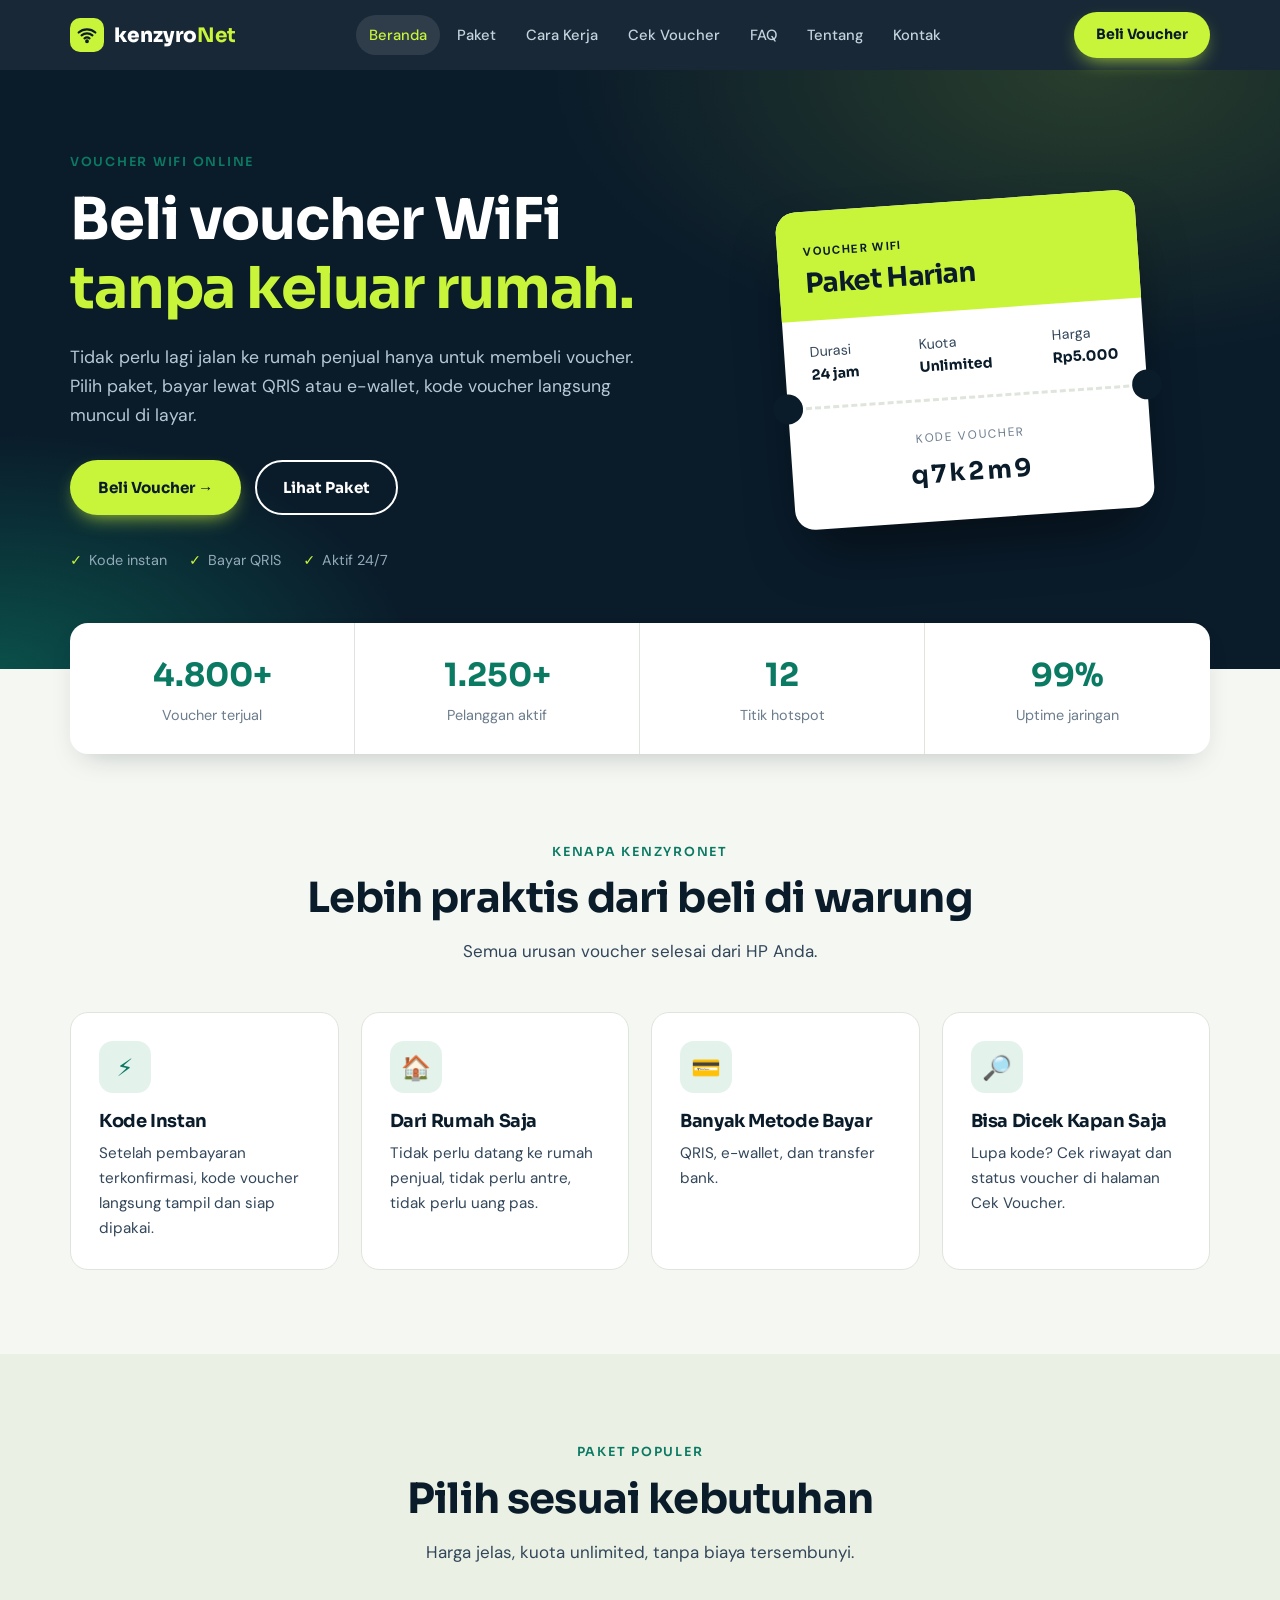
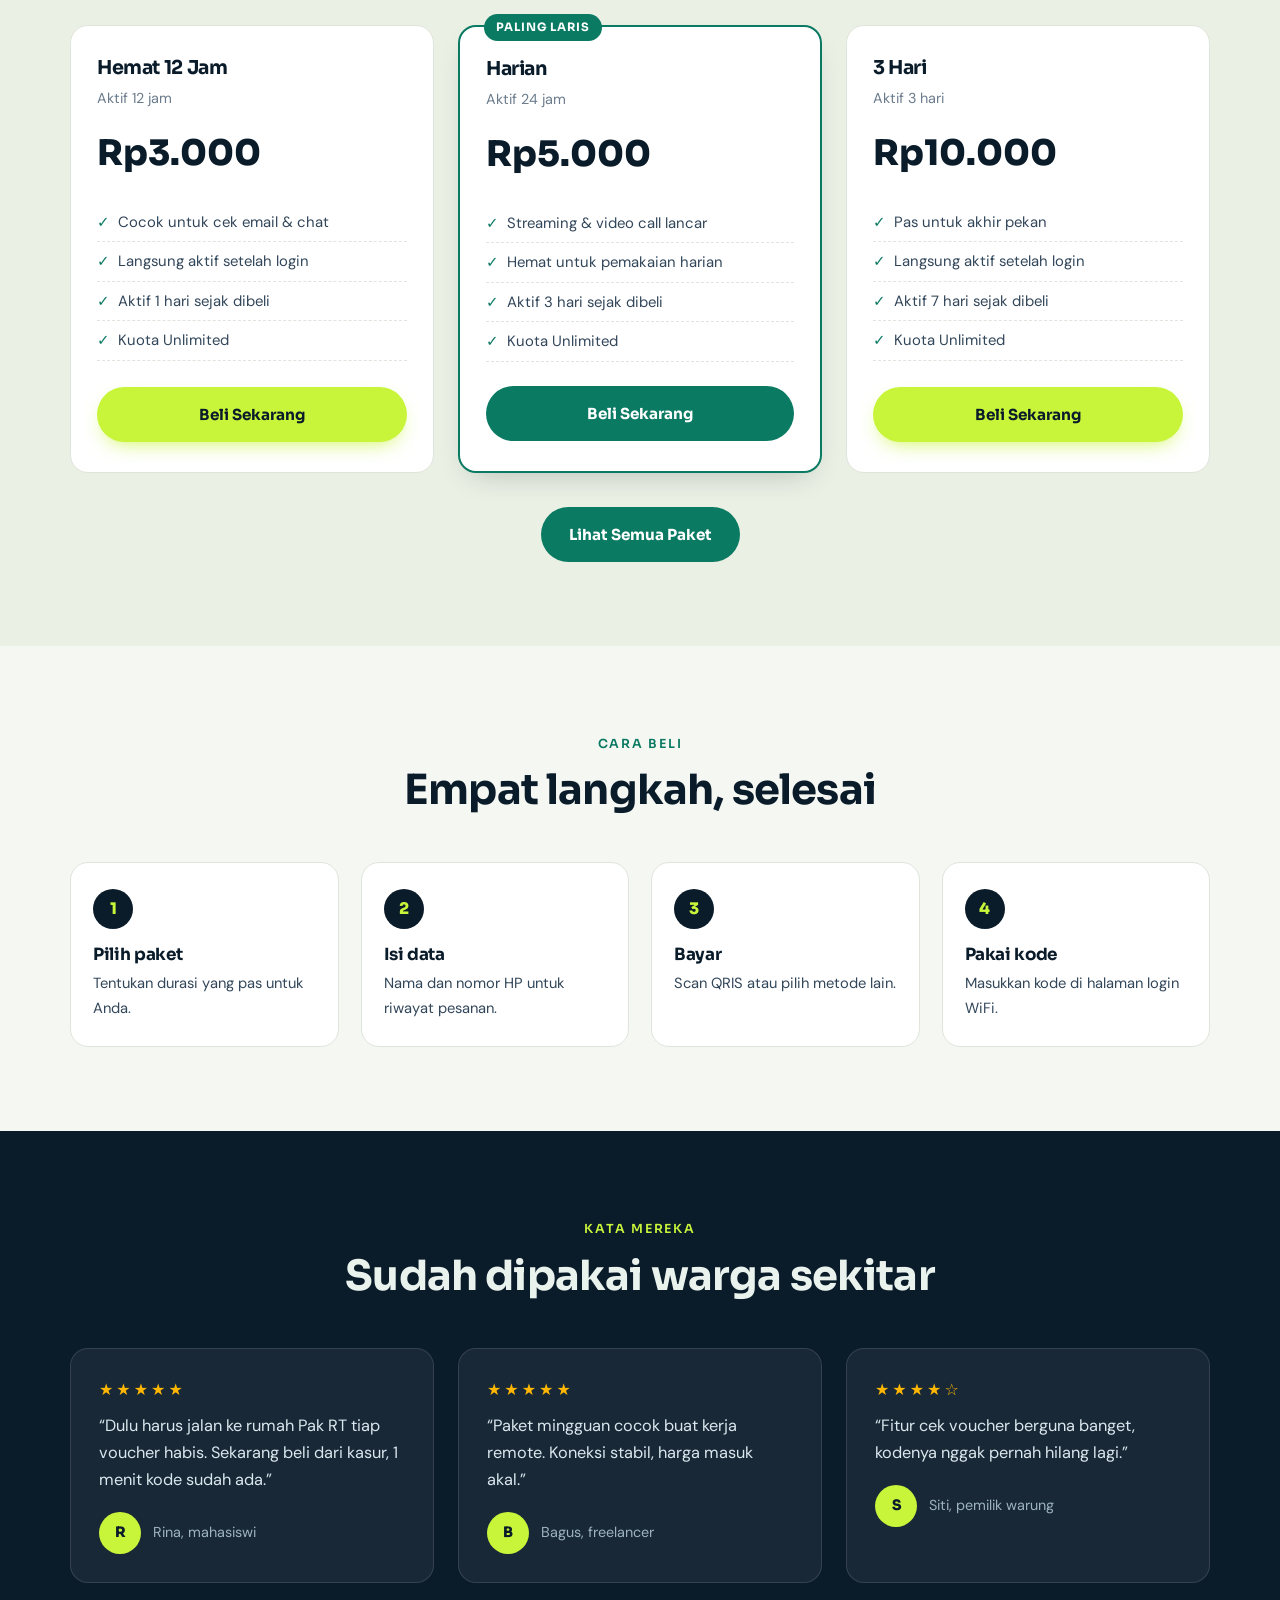
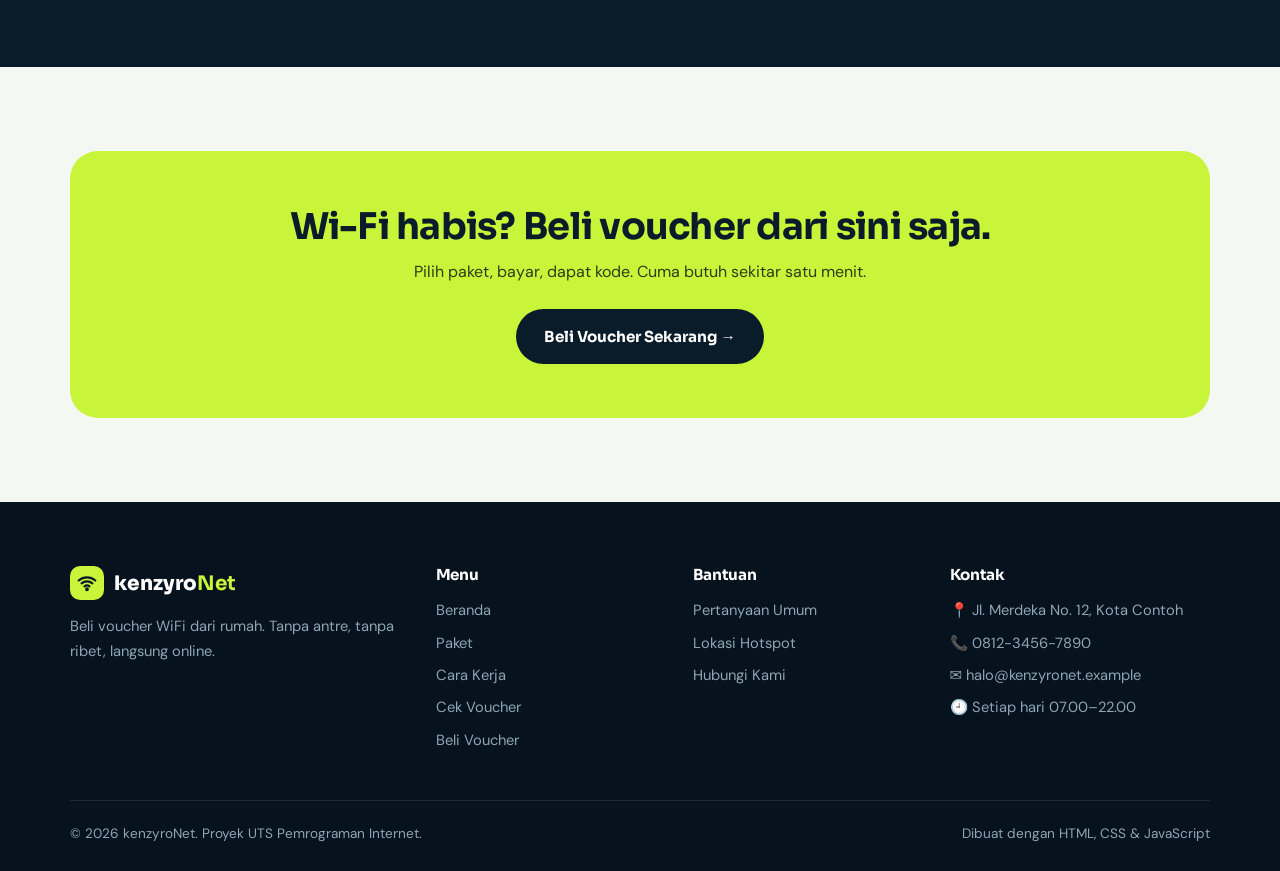
<file: index.html>
<!DOCTYPE html>
<html lang="id">
<head>
<meta charset="UTF-8">
<meta name="viewport" content="width=device-width, initial-scale=1">
<title>Beli Voucher WiFi Online | kenzyroNet</title>
<meta name="description" content="Beli voucher WiFi online tanpa harus datang ke penjual. Pilih paket, bayar, kode langsung dikirim.">
<link rel="preconnect" href="https://fonts.googleapis.com"><link rel="preconnect" href="https://fonts.gstatic.com" crossorigin>
<link href="https://fonts.googleapis.com/css2?family=DM+Sans:wght@400;500;700&family=Sora:wght@500;600;700;800&display=swap" rel="stylesheet">
<link rel="icon" href="data:image/svg+xml,%3Csvg xmlns='http://www.w3.org/2000/svg' viewBox='0 0 32 32'%3E%3Crect width='32' height='32' rx='9' fill='%23c8f43a'/%3E%3Cpath d='M5 12a15 15 0 0 1 22 0M9 17a9 9 0 0 1 14 0M13 22a4 4 0 0 1 6 0' stroke='%230a1b2a' stroke-width='3' fill='none' stroke-linecap='round'/%3E%3C/svg%3E">
<link rel="stylesheet" href="style.css">
</head>
<body>
<header id="nama_header">
 <div class="nama_container nama_nav-wrap">
  <a href="index.html" class="nama_logo"><span class="nama_logo-mark"><svg width="20" height="20" viewBox="0 0 24 24" fill="none" stroke="#0a1b2a" stroke-width="2.6" stroke-linecap="round"><path d="M2 9a15 15 0 0 1 20 0"/><path d="M5.5 12.5a10 10 0 0 1 13 0"/><path d="M9 16a5 5 0 0 1 6 0"/><circle cx="12" cy="19.5" r="1" fill="#0a1b2a"/></svg></span><span>kenzyro<b>Net</b></span></a>
  <ul class="nama_menu"><li><a href="index.html" class="nama_active">Beranda</a></li><li><a href="paket.html" class="">Paket</a></li><li><a href="cara-kerja.html" class="">Cara Kerja</a></li><li><a href="cek-voucher.html" class="">Cek Voucher</a></li><li><a href="faq.html" class="">FAQ</a></li><li><a href="tentang.html" class="">Tentang</a></li><li><a href="kontak.html" class="">Kontak</a></li></ul>
  <a href="beli.html" class="nama_btn nama_btn-primary nama_nav-cta">Beli Voucher</a>
  <button class="nama_burger" aria-label="Menu" aria-expanded="false"><span></span><span></span><span></span></button>
 </div>
</header>
<main>

<section class="nama_hero"><div class="nama_container nama_hero-grid">
 <div>
  <span class="nama_eyebrow">Voucher WiFi Online</span>
  <h1>Beli voucher WiFi <em>tanpa keluar rumah.</em></h1>
  <p>Tidak perlu lagi jalan ke rumah penjual hanya untuk membeli voucher. Pilih paket, bayar lewat QRIS atau e-wallet, kode voucher langsung muncul di layar.</p>
  <div class="nama_hero-actions"><a href="beli.html" class="nama_btn nama_btn-primary">Beli Voucher →</a><a href="paket.html" class="nama_btn nama_btn-ghost">Lihat Paket</a></div>
  <div class="nama_badges"><span>Kode instan</span><span>Bayar QRIS</span><span>Aktif 24/7</span></div>
 </div>
 <div class="nama_ticket-stage" aria-hidden="true">
  <div class="nama_signal"><i></i><i></i><i></i></div>
  <div class="nama_ticket">
   <div class="nama_ticket-top"><small>VOUCHER WIFI</small><h3>Paket Harian</h3></div>
   <div class="nama_ticket-mid"><div>Durasi<b>24 jam</b></div><div>Kuota<b>Unlimited</b></div><div>Harga<b>Rp5.000</b></div></div>
   <div class="nama_ticket-cut"></div>
   <div class="nama_ticket-code"><span>KODE VOUCHER</span><strong id="nama_demoKode">q7k2m9</strong></div>
  </div>
 </div>
</div></section>

<section class="nama_stats"><div class="nama_container"><div class="nama_stats-grid">
 <div class="nama_stat"><b data-count="4800" data-suffix="+">0</b><span>Voucher terjual</span></div>
 <div class="nama_stat"><b data-count="1250" data-suffix="+">0</b><span>Pelanggan aktif</span></div>
 <div class="nama_stat"><b data-count="12">0</b><span>Titik hotspot</span></div>
 <div class="nama_stat"><b data-count="99" data-suffix="%">0</b><span>Uptime jaringan</span></div>
</div></div></section>

<section class="nama_section"><div class="nama_container">
 <div class="nama_head nama_head-center"><span class="nama_eyebrow">Kenapa kenzyroNet</span><h2 class="nama_title">Lebih praktis dari beli di warung</h2><p class="nama_lead">Semua urusan voucher selesai dari HP Anda.</p></div>
 <div class="nama_grid-4">
  <div class="nama_card nama_reveal"><div class="nama_icon">⚡</div><h3>Kode Instan</h3><p>Setelah pembayaran terkonfirmasi, kode voucher langsung tampil dan siap dipakai.</p></div>
  <div class="nama_card nama_reveal"><div class="nama_icon">🏠</div><h3>Dari Rumah Saja</h3><p>Tidak perlu datang ke rumah penjual, tidak perlu antre, tidak perlu uang pas.</p></div>
  <div class="nama_card nama_reveal"><div class="nama_icon">💳</div><h3>Banyak Metode Bayar</h3><p>QRIS, e-wallet, dan transfer bank.</p></div>
  <div class="nama_card nama_reveal"><div class="nama_icon">🔎</div><h3>Bisa Dicek Kapan Saja</h3><p>Lupa kode? Cek riwayat dan status voucher di halaman Cek Voucher.</p></div>
 </div>
</div></section>

<section class="nama_section nama_section-alt"><div class="nama_container">
 <div class="nama_head nama_head-center"><span class="nama_eyebrow">Paket Populer</span><h2 class="nama_title">Pilih sesuai kebutuhan</h2><p class="nama_lead">Harga jelas, kuota unlimited, tanpa biaya tersembunyi.</p></div>
 <div class="nama_grid-3" id="nama_paketHome" style="padding-top:12px"></div>
 <p style="text-align:center;margin-top:34px"><a href="paket.html" class="nama_btn nama_btn-brand">Lihat Semua Paket</a></p>
</div></section>

<section class="nama_section"><div class="nama_container">
 <div class="nama_head nama_head-center"><span class="nama_eyebrow">Cara Beli</span><h2 class="nama_title">Empat langkah, selesai</h2></div>
 <div class="nama_steps">
  <div class="nama_step nama_reveal"><h3>Pilih paket</h3><p>Tentukan durasi yang pas untuk Anda.</p></div>
  <div class="nama_step nama_reveal"><h3>Isi data</h3><p>Nama dan nomor HP untuk riwayat pesanan.</p></div>
  <div class="nama_step nama_reveal"><h3>Bayar</h3><p>Scan QRIS atau pilih metode lain.</p></div>
  <div class="nama_step nama_reveal"><h3>Pakai kode</h3><p>Masukkan kode di halaman login WiFi.</p></div>
 </div>
</div></section>

<section class="nama_section nama_dark"><div class="nama_container">
 <div class="nama_head nama_head-center"><span class="nama_eyebrow">Kata Mereka</span><h2 class="nama_title">Sudah dipakai warga sekitar</h2></div>
 <div class="nama_grid-3">
  <div class="nama_quote nama_reveal"><div class="nama_stars">★★★★★</div><p>“Dulu harus jalan ke rumah Pak RT tiap voucher habis. Sekarang beli dari kasur, 1 menit kode sudah ada.”</p><footer><span class="nama_avatar">R</span>Rina, mahasiswi</footer></div>
  <div class="nama_quote nama_reveal"><div class="nama_stars">★★★★★</div><p>“Paket mingguan cocok buat kerja remote. Koneksi stabil, harga masuk akal.”</p><footer><span class="nama_avatar">B</span>Bagus, freelancer</footer></div>
  <div class="nama_quote nama_reveal"><div class="nama_stars">★★★★☆</div><p>“Fitur cek voucher berguna banget, kodenya nggak pernah hilang lagi.”</p><footer><span class="nama_avatar">S</span>Siti, pemilik warung</footer></div>
 </div>
</div></section>
<section class="nama_section"><div class="nama_container"><div class="nama_cta nama_reveal"><h2>Wi-Fi habis? Beli voucher dari sini saja.</h2><p>Pilih paket, bayar, dapat kode. Cuma butuh sekitar satu menit.</p><a href="beli.html" class="nama_btn">Beli Voucher Sekarang →</a></div></div></section>

</main>
<footer id="nama_footer">
 <div class="nama_container">
  <div class="nama_foot-grid">
   <div><a href="index.html" class="nama_logo" style="color:#fff;margin-bottom:14px"><span class="nama_logo-mark"><svg width="20" height="20" viewBox="0 0 24 24" fill="none" stroke="#0a1b2a" stroke-width="2.6" stroke-linecap="round"><path d="M2 9a15 15 0 0 1 20 0"/><path d="M5.5 12.5a10 10 0 0 1 13 0"/><path d="M9 16a5 5 0 0 1 6 0"/><circle cx="12" cy="19.5" r="1" fill="#0a1b2a"/></svg></span><span>kenzyro<b>Net</b></span></a>
    <p style="font-size:.92rem;max-width:34ch">Beli voucher WiFi dari rumah. Tanpa antre, tanpa ribet, langsung online.</p></div>
   <div><h4>Menu</h4><ul><li><a href="index.html">Beranda</a></li><li><a href="paket.html">Paket</a></li><li><a href="cara-kerja.html">Cara Kerja</a></li><li><a href="cek-voucher.html">Cek Voucher</a></li><li><a href="beli.html">Beli Voucher</a></li></ul></div>
   <div><h4>Bantuan</h4><ul><li><a href="faq.html">Pertanyaan Umum</a></li><li><a href="tentang.html">Lokasi Hotspot</a></li><li><a href="kontak.html">Hubungi Kami</a></li></ul></div>
   <div><h4>Kontak</h4><ul><li>📍 Jl. Merdeka No. 12, Kota Contoh</li><li>📞 0812-3456-7890</li><li>✉️ halo@kenzyronet.example</li><li>🕘 Setiap hari 07.00–22.00</li></ul></div>
  </div>
  <div class="nama_foot-bottom"><span>© <span class="nama_year">2026</span> kenzyroNet. Proyek UTS Pemrograman Internet.</span><span>Dibuat dengan HTML, CSS &amp; JavaScript</span></div>
 </div>
</footer>
<script src="voucher-stok.js"></script>
<script src="main.js"></script>
</body>
</html>
</file>
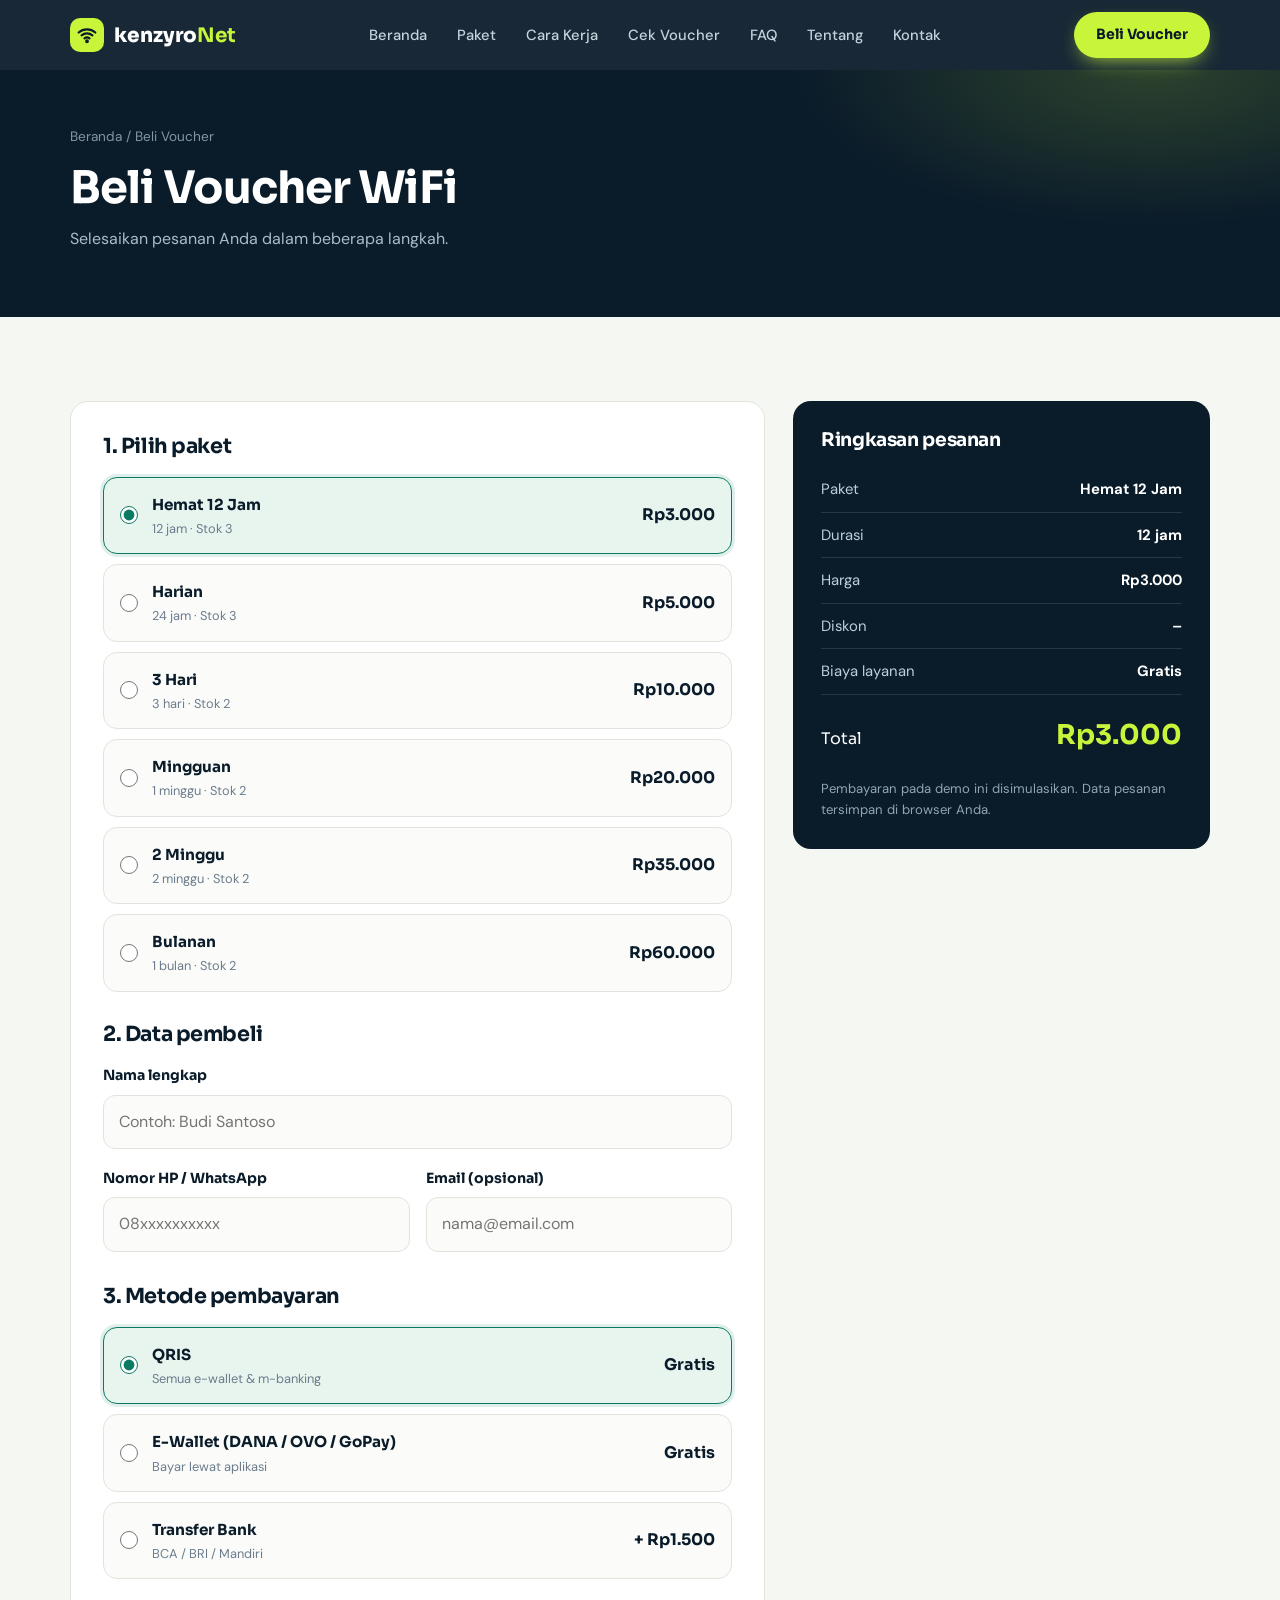
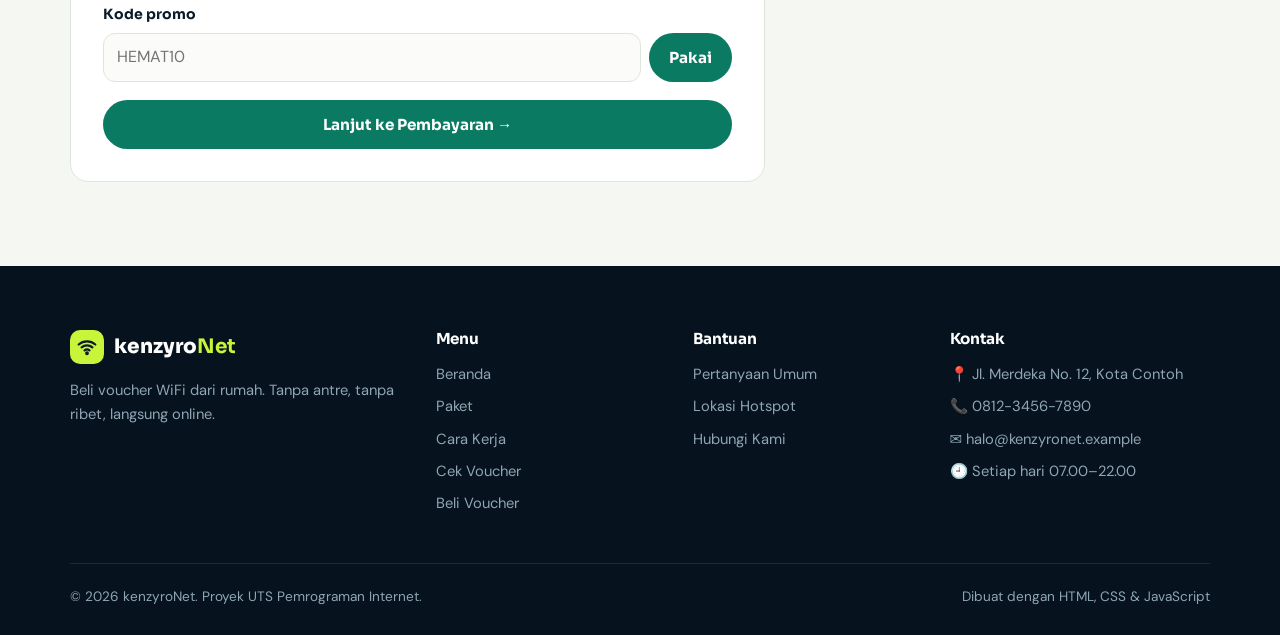
<file: beli.html>
<!DOCTYPE html>
<html lang="id">
<head>
<meta charset="UTF-8">
<meta name="viewport" content="width=device-width, initial-scale=1">
<title>Beli Voucher | kenzyroNet</title>
<meta name="description" content="Beli voucher WiFi online: pilih paket, isi data, bayar, dan dapatkan kode voucher.">
<link rel="preconnect" href="https://fonts.googleapis.com"><link rel="preconnect" href="https://fonts.gstatic.com" crossorigin>
<link href="https://fonts.googleapis.com/css2?family=DM+Sans:wght@400;500;700&family=Sora:wght@500;600;700;800&display=swap" rel="stylesheet">
<link rel="icon" href="data:image/svg+xml,%3Csvg xmlns='http://www.w3.org/2000/svg' viewBox='0 0 32 32'%3E%3Crect width='32' height='32' rx='9' fill='%23c8f43a'/%3E%3Cpath d='M5 12a15 15 0 0 1 22 0M9 17a9 9 0 0 1 14 0M13 22a4 4 0 0 1 6 0' stroke='%230a1b2a' stroke-width='3' fill='none' stroke-linecap='round'/%3E%3C/svg%3E">
<link rel="stylesheet" href="style.css">
</head>
<body>
<header id="nama_header">
 <div class="nama_container nama_nav-wrap">
  <a href="index.html" class="nama_logo"><span class="nama_logo-mark"><svg width="20" height="20" viewBox="0 0 24 24" fill="none" stroke="#0a1b2a" stroke-width="2.6" stroke-linecap="round"><path d="M2 9a15 15 0 0 1 20 0"/><path d="M5.5 12.5a10 10 0 0 1 13 0"/><path d="M9 16a5 5 0 0 1 6 0"/><circle cx="12" cy="19.5" r="1" fill="#0a1b2a"/></svg></span><span>kenzyro<b>Net</b></span></a>
  <ul class="nama_menu"><li><a href="index.html" class="">Beranda</a></li><li><a href="paket.html" class="">Paket</a></li><li><a href="cara-kerja.html" class="">Cara Kerja</a></li><li><a href="cek-voucher.html" class="">Cek Voucher</a></li><li><a href="faq.html" class="">FAQ</a></li><li><a href="tentang.html" class="">Tentang</a></li><li><a href="kontak.html" class="">Kontak</a></li></ul>
  <a href="beli.html" class="nama_btn nama_btn-primary nama_nav-cta">Beli Voucher</a>
  <button class="nama_burger" aria-label="Menu" aria-expanded="false"><span></span><span></span><span></span></button>
 </div>
</header>
<main>
<section class="nama_pagehead"><div class="nama_container"><div class="nama_crumb"><a href="index.html">Beranda</a> / Beli Voucher</div><h1>Beli Voucher WiFi</h1><p>Selesaikan pesanan Anda dalam beberapa langkah.</p></div></section>
<section class="nama_section" id="nama_area"><div class="nama_container">
<div class="nama_buy">
 <div>
  <!-- Tahap 1: form -->
  <div class="nama_stage nama_show" id="nama_stageForm">
   <form class="nama_form-card" id="nama_formBeli" novalidate>
    <h2 style="font-size:1.3rem;margin-bottom:18px">1. Pilih paket</h2>
    <div class="nama_options" id="nama_pilihPaket" style="margin-bottom:30px"></div>
    <h2 style="font-size:1.3rem;margin-bottom:18px">2. Data pembeli</h2>
    <div class="nama_field"><label for="nama_nama">Nama lengkap</label><input class="nama_input" id="nama_nama" type="text" placeholder="Contoh: Budi Santoso" autocomplete="name"><div class="nama_err">Nama minimal 3 karakter.</div></div>
    <div class="nama_row2">
     <div class="nama_field"><label for="nama_hp">Nomor HP / WhatsApp</label><input class="nama_input" id="nama_hp" type="tel" placeholder="08xxxxxxxxxx" autocomplete="tel"><div class="nama_err">Masukkan nomor HP Indonesia yang valid.</div></div>
     <div class="nama_field"><label for="nama_email">Email (opsional)</label><input class="nama_input" id="nama_email" type="email" placeholder="nama@email.com"><div class="nama_err">Format email tidak valid.</div></div>
    </div>
    <h2 style="font-size:1.3rem;margin:14px 0 18px">3. Metode pembayaran</h2>
    <div class="nama_options" id="nama_pilihMetode" style="margin-bottom:24px"></div>
    <div class="nama_field"><label for="nama_promo">Kode promo</label>
     <div class="nama_promo"><input class="nama_input" id="nama_promo" placeholder="HEMAT10"><button type="button" class="nama_btn nama_btn-brand" id="nama_btnPromo">Pakai</button></div>
     <div id="nama_promoMsg" class="nama_msg"></div></div>
    <button class="nama_btn nama_btn-brand nama_btn-block" type="submit">Lanjut ke Pembayaran →</button>
   </form>
  </div>

  <!-- Tahap 2: pembayaran -->
  <div class="nama_stage" id="nama_stagePay">
   <div class="nama_form-card nama_pay">
    <span class="nama_demo">MODE DEMO · pembayaran simulasi</span>
    <h2 style="font-size:1.4rem">Selesaikan pembayaran</h2>
    <p id="nama_payInfo" style="color:var(--nama_ink2);margin-top:6px"></p>
    <div class="nama_qr" id="nama_qr"></div>
    <div style="color:var(--nama_muted);font-size:.9rem">Total pembayaran</div>
    <div class="nama_price" id="nama_payTotal"></div>
    <div style="color:var(--nama_muted);font-size:.9rem;margin-top:10px">Bayar sebelum</div>
    <div class="nama_timer" id="nama_timer">15:00</div>
    <div class="nama_actions"><button class="nama_btn nama_btn-brand" id="nama_btnBayar">Saya Sudah Bayar (Simulasi)</button><button class="nama_btn nama_btn-ghost" id="nama_btnBatal">Batalkan</button></div>
   </div>
  </div>

  <!-- Tahap 3: voucher -->
  <div class="nama_stage" id="nama_stageDone">
   <div class="nama_voucher-out">
    <span class="nama_status s-lunas">PEMBAYARAN BERHASIL</span>
    <h2 style="margin-top:14px;font-size:1.4rem">Voucher Anda siap dipakai</h2>
    <div class="nama_code" id="nama_outKode">KODE-VOUCHER</div>
    <div id="nama_outSandi" style="display:none;color:#a9bcc9">Password: <b id="nama_outSandiNilai" style="color:#fff;font-family:Sora,monospace;letter-spacing:.08em"></b></div>
    <div id="nama_outPaket" style="color:#a9bcc9"></div>
    <div class="nama_actions"><button class="nama_btn nama_btn-primary" id="nama_btnSalin">Salin Kode</button><a class="nama_btn nama_btn-ghost" id="nama_btnWa" target="_blank" rel="noopener">Bagikan ke WhatsApp</a></div>
    <p style="margin-top:22px;font-size:.9rem;color:#a9bcc9">Sambungkan ke WiFi <b style="color:#fff">kenzyroNet</b>, lalu masukkan kode di halaman login. <a href="cara-kerja.html" style="color:var(--nama_lime);text-decoration:underline">Lihat panduan</a></p>
   </div>
   <p style="text-align:center;margin-top:20px"><button class="nama_btn nama_btn-brand nama_btnBaru">Beli Voucher Lagi</button> <a class="nama_btn nama_btn-ghost" style="color:var(--nama_ink)" href="cek-voucher.html">Cek Riwayat</a></p>
  </div>
 </div>

 <aside class="nama_summary">
  <h3>Ringkasan pesanan</h3>
  <div class="nama_sum-row"><span>Paket</span><b id="nama_sPaket">-</b></div>
  <div class="nama_sum-row"><span>Durasi</span><b id="nama_sDurasi">-</b></div>
  <div class="nama_sum-row"><span>Harga</span><b id="nama_sHarga">-</b></div>
  <div class="nama_sum-row"><span>Diskon</span><b id="nama_sDiskon">–</b></div>
  <div class="nama_sum-row"><span>Biaya layanan</span><b id="nama_sBiaya">Gratis</b></div>
  <div class="nama_sum-total"><span>Total</span><strong id="nama_sTotal">Rp0</strong></div>
  <p style="font-size:.82rem;color:#8fa6b5">Pembayaran pada demo ini disimulasikan. Data pesanan tersimpan di browser Anda.</p>
 </aside>
</div></div></section>
</main>
<footer id="nama_footer">
 <div class="nama_container">
  <div class="nama_foot-grid">
   <div><a href="index.html" class="nama_logo" style="color:#fff;margin-bottom:14px"><span class="nama_logo-mark"><svg width="20" height="20" viewBox="0 0 24 24" fill="none" stroke="#0a1b2a" stroke-width="2.6" stroke-linecap="round"><path d="M2 9a15 15 0 0 1 20 0"/><path d="M5.5 12.5a10 10 0 0 1 13 0"/><path d="M9 16a5 5 0 0 1 6 0"/><circle cx="12" cy="19.5" r="1" fill="#0a1b2a"/></svg></span><span>kenzyro<b>Net</b></span></a>
    <p style="font-size:.92rem;max-width:34ch">Beli voucher WiFi dari rumah. Tanpa antre, tanpa ribet, langsung online.</p></div>
   <div><h4>Menu</h4><ul><li><a href="index.html">Beranda</a></li><li><a href="paket.html">Paket</a></li><li><a href="cara-kerja.html">Cara Kerja</a></li><li><a href="cek-voucher.html">Cek Voucher</a></li><li><a href="beli.html">Beli Voucher</a></li></ul></div>
   <div><h4>Bantuan</h4><ul><li><a href="faq.html">Pertanyaan Umum</a></li><li><a href="tentang.html">Lokasi Hotspot</a></li><li><a href="kontak.html">Hubungi Kami</a></li></ul></div>
   <div><h4>Kontak</h4><ul><li>📍 Jl. Merdeka No. 12, Kota Contoh</li><li>📞 0812-3456-7890</li><li>✉️ halo@kenzyronet.example</li><li>🕘 Setiap hari 07.00–22.00</li></ul></div>
  </div>
  <div class="nama_foot-bottom"><span>© <span class="nama_year">2026</span> kenzyroNet. Proyek UTS Pemrograman Internet.</span><span>Dibuat dengan HTML, CSS &amp; JavaScript</span></div>
 </div>
</footer>
<script src="voucher-stok.js"></script>
<script src="main.js"></script>
</body>
</html>
</file>
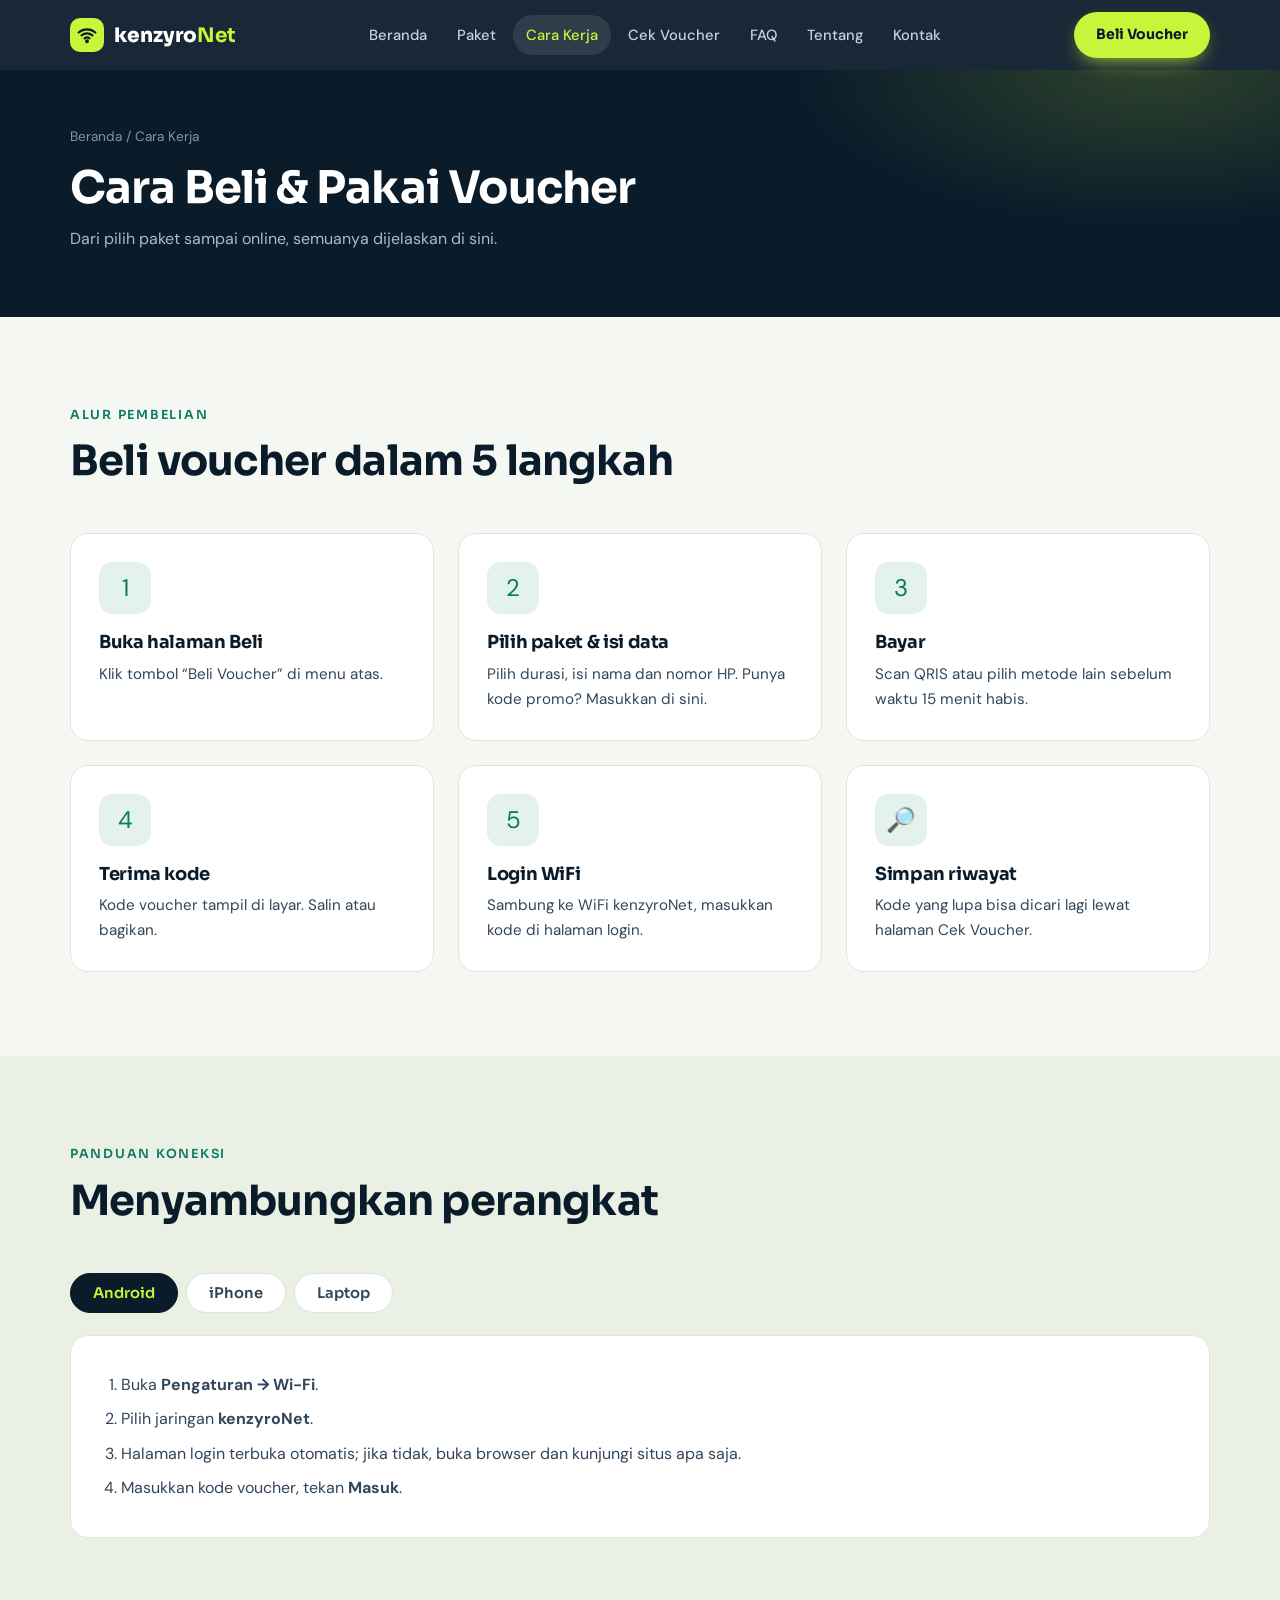
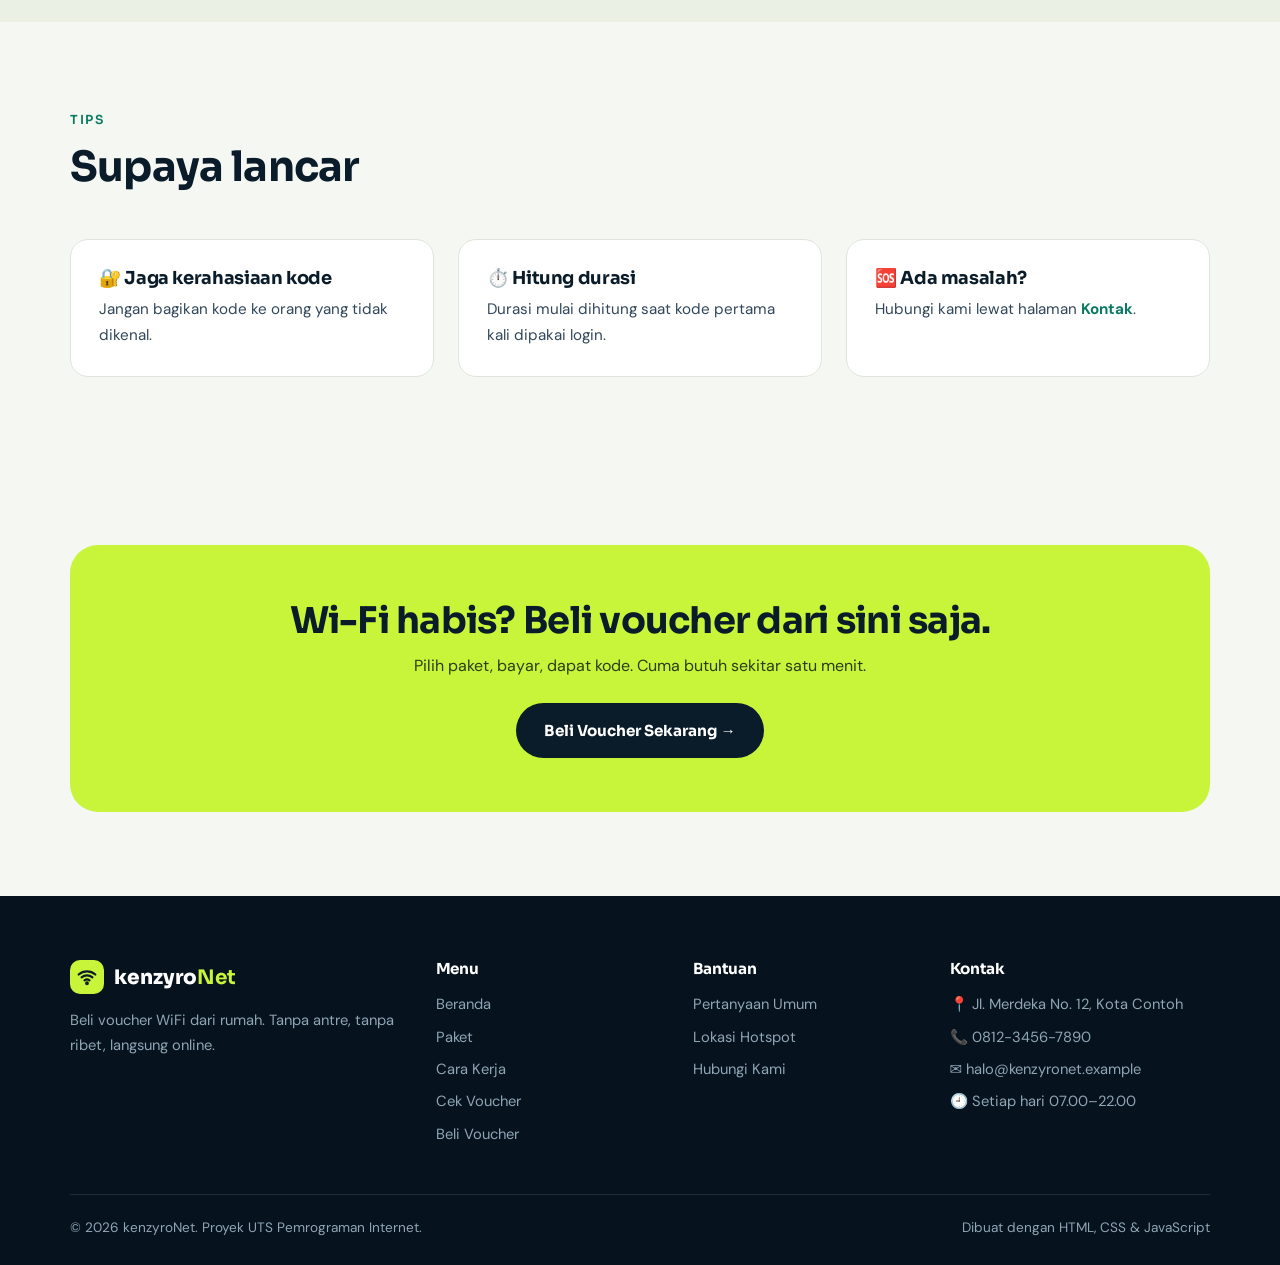
<file: cara-kerja.html>
<!DOCTYPE html>
<html lang="id">
<head>
<meta charset="UTF-8">
<meta name="viewport" content="width=device-width, initial-scale=1">
<title>Cara Kerja | kenzyroNet</title>
<meta name="description" content="Panduan membeli dan memakai voucher WiFi kenzyroNet di Android, iPhone, dan laptop.">
<link rel="preconnect" href="https://fonts.googleapis.com"><link rel="preconnect" href="https://fonts.gstatic.com" crossorigin>
<link href="https://fonts.googleapis.com/css2?family=DM+Sans:wght@400;500;700&family=Sora:wght@500;600;700;800&display=swap" rel="stylesheet">
<link rel="icon" href="data:image/svg+xml,%3Csvg xmlns='http://www.w3.org/2000/svg' viewBox='0 0 32 32'%3E%3Crect width='32' height='32' rx='9' fill='%23c8f43a'/%3E%3Cpath d='M5 12a15 15 0 0 1 22 0M9 17a9 9 0 0 1 14 0M13 22a4 4 0 0 1 6 0' stroke='%230a1b2a' stroke-width='3' fill='none' stroke-linecap='round'/%3E%3C/svg%3E">
<link rel="stylesheet" href="style.css">
</head>
<body>
<header id="nama_header">
 <div class="nama_container nama_nav-wrap">
  <a href="index.html" class="nama_logo"><span class="nama_logo-mark"><svg width="20" height="20" viewBox="0 0 24 24" fill="none" stroke="#0a1b2a" stroke-width="2.6" stroke-linecap="round"><path d="M2 9a15 15 0 0 1 20 0"/><path d="M5.5 12.5a10 10 0 0 1 13 0"/><path d="M9 16a5 5 0 0 1 6 0"/><circle cx="12" cy="19.5" r="1" fill="#0a1b2a"/></svg></span><span>kenzyro<b>Net</b></span></a>
  <ul class="nama_menu"><li><a href="index.html" class="">Beranda</a></li><li><a href="paket.html" class="">Paket</a></li><li><a href="cara-kerja.html" class="nama_active">Cara Kerja</a></li><li><a href="cek-voucher.html" class="">Cek Voucher</a></li><li><a href="faq.html" class="">FAQ</a></li><li><a href="tentang.html" class="">Tentang</a></li><li><a href="kontak.html" class="">Kontak</a></li></ul>
  <a href="beli.html" class="nama_btn nama_btn-primary nama_nav-cta">Beli Voucher</a>
  <button class="nama_burger" aria-label="Menu" aria-expanded="false"><span></span><span></span><span></span></button>
 </div>
</header>
<main>
<section class="nama_pagehead"><div class="nama_container"><div class="nama_crumb"><a href="index.html">Beranda</a> / Cara Kerja</div><h1>Cara Beli &amp; Pakai Voucher</h1><p>Dari pilih paket sampai online, semuanya dijelaskan di sini.</p></div></section>
<section class="nama_section"><div class="nama_container">
 <div class="nama_head"><span class="nama_eyebrow">Alur pembelian</span><h2 class="nama_title">Beli voucher dalam 5 langkah</h2></div>
 <div class="nama_grid-3">
  <div class="nama_card nama_reveal"><div class="nama_icon">1</div><h3>Buka halaman Beli</h3><p>Klik tombol “Beli Voucher” di menu atas.</p></div>
  <div class="nama_card nama_reveal"><div class="nama_icon">2</div><h3>Pilih paket &amp; isi data</h3><p>Pilih durasi, isi nama dan nomor HP. Punya kode promo? Masukkan di sini.</p></div>
  <div class="nama_card nama_reveal"><div class="nama_icon">3</div><h3>Bayar</h3><p>Scan QRIS atau pilih metode lain sebelum waktu 15 menit habis.</p></div>
  <div class="nama_card nama_reveal"><div class="nama_icon">4</div><h3>Terima kode</h3><p>Kode voucher tampil di layar. Salin atau bagikan.</p></div>
  <div class="nama_card nama_reveal"><div class="nama_icon">5</div><h3>Login WiFi</h3><p>Sambung ke WiFi kenzyroNet, masukkan kode di halaman login.</p></div>
  <div class="nama_card nama_reveal"><div class="nama_icon">🔎</div><h3>Simpan riwayat</h3><p>Kode yang lupa bisa dicari lagi lewat halaman Cek Voucher.</p></div>
 </div>
</div></section>
<section class="nama_section nama_section-alt"><div class="nama_container">
 <div class="nama_head"><span class="nama_eyebrow">Panduan koneksi</span><h2 class="nama_title">Menyambungkan perangkat</h2></div>
 <div class="nama_tabs"><button class="nama_tab nama_on" data-panel="nama_pAndroid">Android</button><button class="nama_tab" data-panel="nama_pIos">iPhone</button><button class="nama_tab" data-panel="nama_pLaptop">Laptop</button></div>
 <div class="nama_panel nama_on" id="nama_pAndroid"><ol><li>Buka <b>Pengaturan → Wi-Fi</b>.</li><li>Pilih jaringan <b>kenzyroNet</b>.</li><li>Halaman login terbuka otomatis; jika tidak, buka browser dan kunjungi situs apa saja.</li><li>Masukkan kode voucher, tekan <b>Masuk</b>.</li></ol></div>
 <div class="nama_panel" id="nama_pIos"><ol><li>Buka <b>Pengaturan → Wi-Fi</b>.</li><li>Ketuk <b>kenzyroNet</b>.</li><li>Jendela portal login akan muncul. Masukkan kode voucher.</li><li>Ketuk <b>Selesai</b> setelah status “Terhubung”.</li></ol></div>
 <div class="nama_panel" id="nama_pLaptop"><ol><li>Klik ikon WiFi di taskbar / menu bar, pilih <b>kenzyroNet</b>.</li><li>Buka browser, lalu kunjungi <b>http://neverssl.com</b> bila halaman login tidak muncul sendiri.</li><li>Masukkan kode voucher dan tekan <b>Masuk</b>.</li></ol></div>
</div></section>
<section class="nama_section"><div class="nama_container">
 <div class="nama_head"><span class="nama_eyebrow">Tips</span><h2 class="nama_title">Supaya lancar</h2></div>
 <div class="nama_grid-3">
  <div class="nama_card nama_reveal"><h3>🔐 Jaga kerahasiaan kode</h3><p>Jangan bagikan kode ke orang yang tidak dikenal.</p></div>
  <div class="nama_card nama_reveal"><h3>⏱️ Hitung durasi</h3><p>Durasi mulai dihitung saat kode pertama kali dipakai login.</p></div>
  <div class="nama_card nama_reveal"><h3>🆘 Ada masalah?</h3><p>Hubungi kami lewat halaman <a href="kontak.html" style="color:var(--nama_brand);font-weight:700">Kontak</a>.</p></div>
 </div>
</div></section>
<section class="nama_section"><div class="nama_container"><div class="nama_cta nama_reveal"><h2>Wi-Fi habis? Beli voucher dari sini saja.</h2><p>Pilih paket, bayar, dapat kode. Cuma butuh sekitar satu menit.</p><a href="beli.html" class="nama_btn">Beli Voucher Sekarang →</a></div></div></section>
</main>
<footer id="nama_footer">
 <div class="nama_container">
  <div class="nama_foot-grid">
   <div><a href="index.html" class="nama_logo" style="color:#fff;margin-bottom:14px"><span class="nama_logo-mark"><svg width="20" height="20" viewBox="0 0 24 24" fill="none" stroke="#0a1b2a" stroke-width="2.6" stroke-linecap="round"><path d="M2 9a15 15 0 0 1 20 0"/><path d="M5.5 12.5a10 10 0 0 1 13 0"/><path d="M9 16a5 5 0 0 1 6 0"/><circle cx="12" cy="19.5" r="1" fill="#0a1b2a"/></svg></span><span>kenzyro<b>Net</b></span></a>
    <p style="font-size:.92rem;max-width:34ch">Beli voucher WiFi dari rumah. Tanpa antre, tanpa ribet, langsung online.</p></div>
   <div><h4>Menu</h4><ul><li><a href="index.html">Beranda</a></li><li><a href="paket.html">Paket</a></li><li><a href="cara-kerja.html">Cara Kerja</a></li><li><a href="cek-voucher.html">Cek Voucher</a></li><li><a href="beli.html">Beli Voucher</a></li></ul></div>
   <div><h4>Bantuan</h4><ul><li><a href="faq.html">Pertanyaan Umum</a></li><li><a href="tentang.html">Lokasi Hotspot</a></li><li><a href="kontak.html">Hubungi Kami</a></li></ul></div>
   <div><h4>Kontak</h4><ul><li>📍 Jl. Merdeka No. 12, Kota Contoh</li><li>📞 0812-3456-7890</li><li>✉️ halo@kenzyronet.example</li><li>🕘 Setiap hari 07.00–22.00</li></ul></div>
  </div>
  <div class="nama_foot-bottom"><span>© <span class="nama_year">2026</span> kenzyroNet. Proyek UTS Pemrograman Internet.</span><span>Dibuat dengan HTML, CSS &amp; JavaScript</span></div>
 </div>
</footer>
<script src="voucher-stok.js"></script>
<script src="main.js"></script>
</body>
</html>
</file>
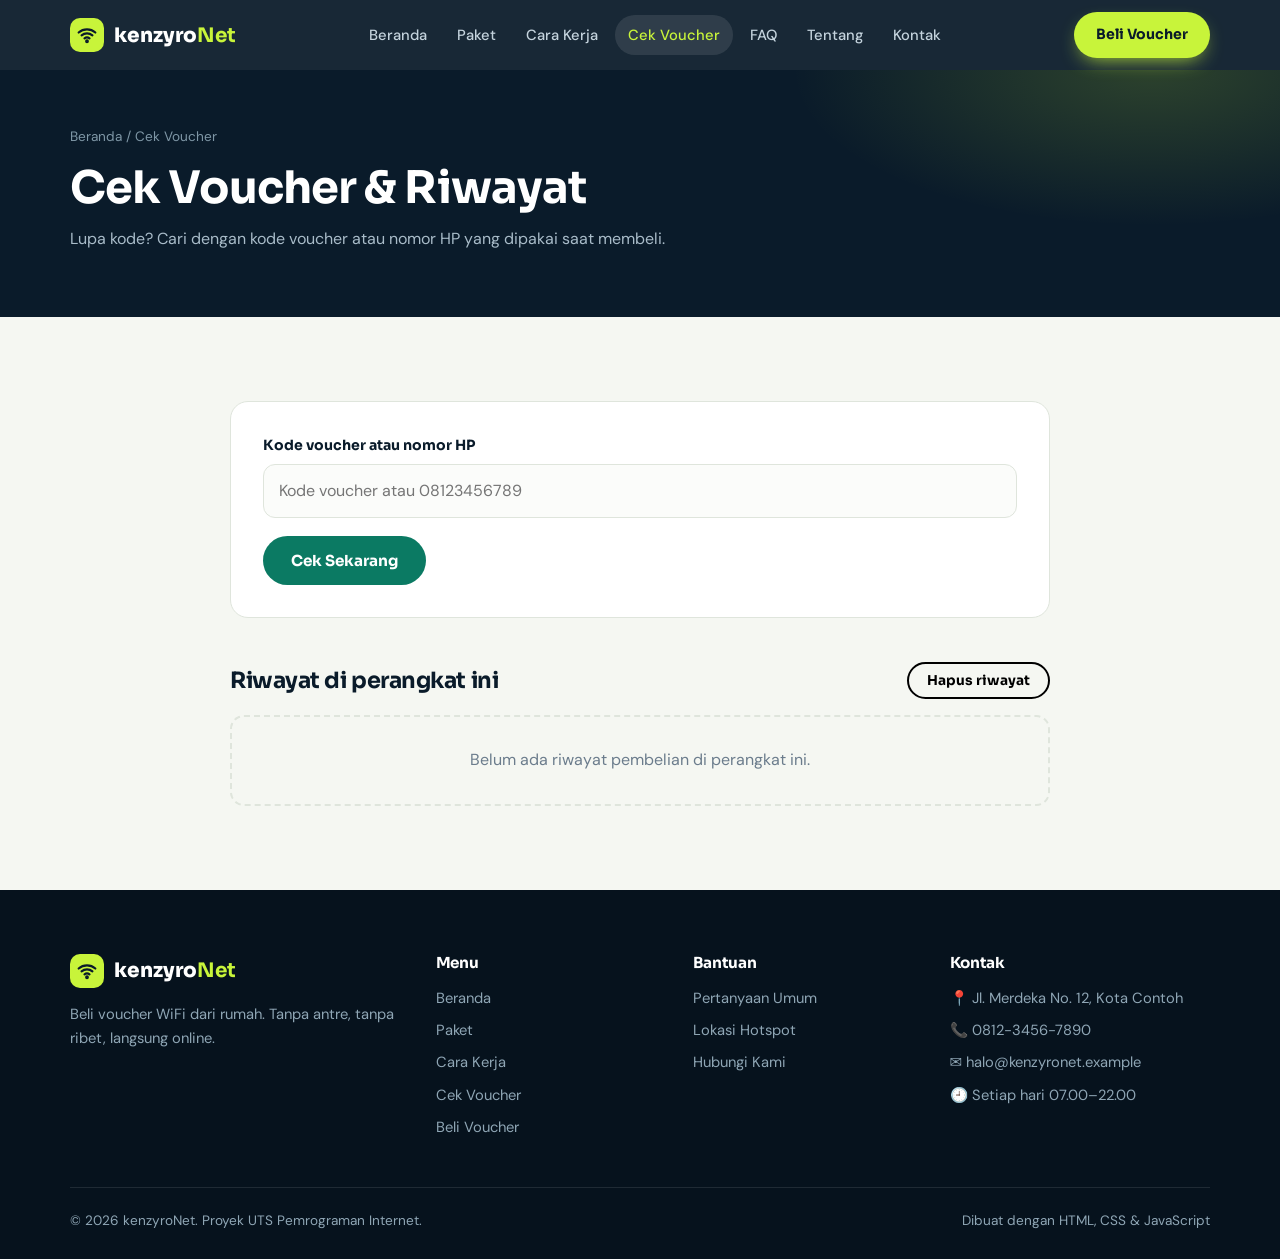
<file: cek-voucher.html>
<!DOCTYPE html>
<html lang="id">
<head>
<meta charset="UTF-8">
<meta name="viewport" content="width=device-width, initial-scale=1">
<title>Cek Voucher | kenzyroNet</title>
<meta name="description" content="Cek status dan riwayat voucher WiFi Anda menggunakan kode voucher atau nomor HP.">
<link rel="preconnect" href="https://fonts.googleapis.com"><link rel="preconnect" href="https://fonts.gstatic.com" crossorigin>
<link href="https://fonts.googleapis.com/css2?family=DM+Sans:wght@400;500;700&family=Sora:wght@500;600;700;800&display=swap" rel="stylesheet">
<link rel="icon" href="data:image/svg+xml,%3Csvg xmlns='http://www.w3.org/2000/svg' viewBox='0 0 32 32'%3E%3Crect width='32' height='32' rx='9' fill='%23c8f43a'/%3E%3Cpath d='M5 12a15 15 0 0 1 22 0M9 17a9 9 0 0 1 14 0M13 22a4 4 0 0 1 6 0' stroke='%230a1b2a' stroke-width='3' fill='none' stroke-linecap='round'/%3E%3C/svg%3E">
<link rel="stylesheet" href="style.css">
</head>
<body>
<header id="nama_header">
 <div class="nama_container nama_nav-wrap">
  <a href="index.html" class="nama_logo"><span class="nama_logo-mark"><svg width="20" height="20" viewBox="0 0 24 24" fill="none" stroke="#0a1b2a" stroke-width="2.6" stroke-linecap="round"><path d="M2 9a15 15 0 0 1 20 0"/><path d="M5.5 12.5a10 10 0 0 1 13 0"/><path d="M9 16a5 5 0 0 1 6 0"/><circle cx="12" cy="19.5" r="1" fill="#0a1b2a"/></svg></span><span>kenzyro<b>Net</b></span></a>
  <ul class="nama_menu"><li><a href="index.html" class="">Beranda</a></li><li><a href="paket.html" class="">Paket</a></li><li><a href="cara-kerja.html" class="">Cara Kerja</a></li><li><a href="cek-voucher.html" class="nama_active">Cek Voucher</a></li><li><a href="faq.html" class="">FAQ</a></li><li><a href="tentang.html" class="">Tentang</a></li><li><a href="kontak.html" class="">Kontak</a></li></ul>
  <a href="beli.html" class="nama_btn nama_btn-primary nama_nav-cta">Beli Voucher</a>
  <button class="nama_burger" aria-label="Menu" aria-expanded="false"><span></span><span></span><span></span></button>
 </div>
</header>
<main>
<section class="nama_pagehead"><div class="nama_container"><div class="nama_crumb"><a href="index.html">Beranda</a> / Cek Voucher</div><h1>Cek Voucher &amp; Riwayat</h1><p>Lupa kode? Cari dengan kode voucher atau nomor HP yang dipakai saat membeli.</p></div></section>
<section class="nama_section"><div class="nama_container" style="max-width:820px">
 <form class="nama_form-card" id="nama_formCek" novalidate>
  <div class="nama_field"><label for="nama_q">Kode voucher atau nomor HP</label>
   <input class="nama_input" id="nama_q" placeholder="Kode voucher atau 08123456789"><div class="nama_err">Masukkan minimal 4 karakter.</div></div>
  <button class="nama_btn nama_btn-brand" type="submit">Cek Sekarang</button>
 </form>
 <div class="nama_result" id="nama_hasil"></div>
 <div style="display:flex;justify-content:space-between;align-items:center;margin-top:44px;flex-wrap:wrap;gap:10px">
  <h2 style="font-size:1.4rem">Riwayat di perangkat ini</h2>
  <button class="nama_btn nama_btn-ghost" id="nama_btnHapus" style="padding:8px 18px;font-size:.85rem">Hapus riwayat</button></div>
 <div class="nama_hist" id="nama_riwayat"></div>
</div></section>
</main>
<footer id="nama_footer">
 <div class="nama_container">
  <div class="nama_foot-grid">
   <div><a href="index.html" class="nama_logo" style="color:#fff;margin-bottom:14px"><span class="nama_logo-mark"><svg width="20" height="20" viewBox="0 0 24 24" fill="none" stroke="#0a1b2a" stroke-width="2.6" stroke-linecap="round"><path d="M2 9a15 15 0 0 1 20 0"/><path d="M5.5 12.5a10 10 0 0 1 13 0"/><path d="M9 16a5 5 0 0 1 6 0"/><circle cx="12" cy="19.5" r="1" fill="#0a1b2a"/></svg></span><span>kenzyro<b>Net</b></span></a>
    <p style="font-size:.92rem;max-width:34ch">Beli voucher WiFi dari rumah. Tanpa antre, tanpa ribet, langsung online.</p></div>
   <div><h4>Menu</h4><ul><li><a href="index.html">Beranda</a></li><li><a href="paket.html">Paket</a></li><li><a href="cara-kerja.html">Cara Kerja</a></li><li><a href="cek-voucher.html">Cek Voucher</a></li><li><a href="beli.html">Beli Voucher</a></li></ul></div>
   <div><h4>Bantuan</h4><ul><li><a href="faq.html">Pertanyaan Umum</a></li><li><a href="tentang.html">Lokasi Hotspot</a></li><li><a href="kontak.html">Hubungi Kami</a></li></ul></div>
   <div><h4>Kontak</h4><ul><li>📍 Jl. Merdeka No. 12, Kota Contoh</li><li>📞 0812-3456-7890</li><li>✉️ halo@kenzyronet.example</li><li>🕘 Setiap hari 07.00–22.00</li></ul></div>
  </div>
  <div class="nama_foot-bottom"><span>© <span class="nama_year">2026</span> kenzyroNet. Proyek UTS Pemrograman Internet.</span><span>Dibuat dengan HTML, CSS &amp; JavaScript</span></div>
 </div>
</footer>
<script src="voucher-stok.js"></script>
<script src="main.js"></script>
</body>
</html>
</file>
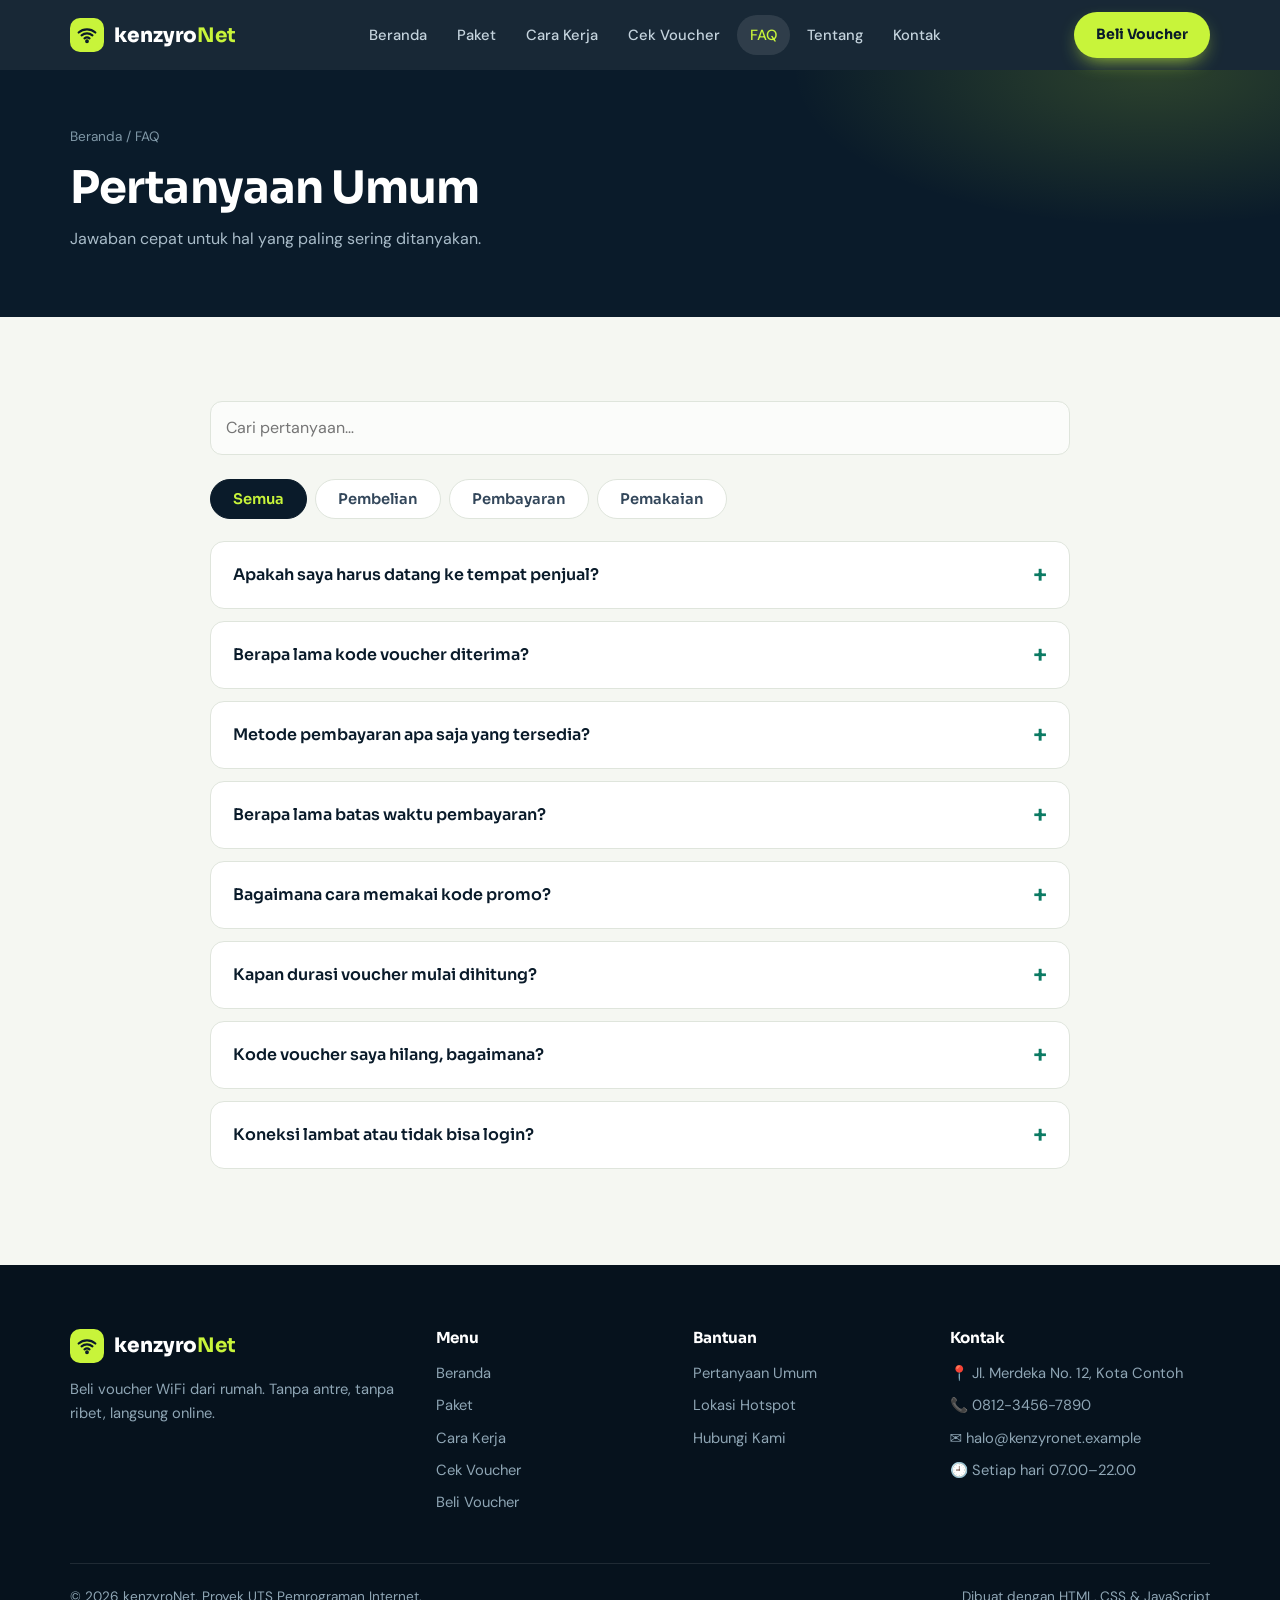
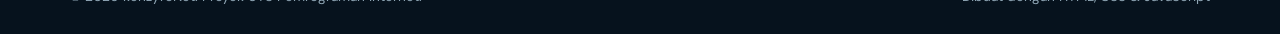
<file: faq.html>
<!DOCTYPE html>
<html lang="id">
<head>
<meta charset="UTF-8">
<meta name="viewport" content="width=device-width, initial-scale=1">
<title>FAQ | kenzyroNet</title>
<meta name="description" content="Pertanyaan yang sering diajukan tentang pembelian dan penggunaan voucher WiFi.">
<link rel="preconnect" href="https://fonts.googleapis.com"><link rel="preconnect" href="https://fonts.gstatic.com" crossorigin>
<link href="https://fonts.googleapis.com/css2?family=DM+Sans:wght@400;500;700&family=Sora:wght@500;600;700;800&display=swap" rel="stylesheet">
<link rel="icon" href="data:image/svg+xml,%3Csvg xmlns='http://www.w3.org/2000/svg' viewBox='0 0 32 32'%3E%3Crect width='32' height='32' rx='9' fill='%23c8f43a'/%3E%3Cpath d='M5 12a15 15 0 0 1 22 0M9 17a9 9 0 0 1 14 0M13 22a4 4 0 0 1 6 0' stroke='%230a1b2a' stroke-width='3' fill='none' stroke-linecap='round'/%3E%3C/svg%3E">
<link rel="stylesheet" href="style.css">
</head>
<body>
<header id="nama_header">
 <div class="nama_container nama_nav-wrap">
  <a href="index.html" class="nama_logo"><span class="nama_logo-mark"><svg width="20" height="20" viewBox="0 0 24 24" fill="none" stroke="#0a1b2a" stroke-width="2.6" stroke-linecap="round"><path d="M2 9a15 15 0 0 1 20 0"/><path d="M5.5 12.5a10 10 0 0 1 13 0"/><path d="M9 16a5 5 0 0 1 6 0"/><circle cx="12" cy="19.5" r="1" fill="#0a1b2a"/></svg></span><span>kenzyro<b>Net</b></span></a>
  <ul class="nama_menu"><li><a href="index.html" class="">Beranda</a></li><li><a href="paket.html" class="">Paket</a></li><li><a href="cara-kerja.html" class="">Cara Kerja</a></li><li><a href="cek-voucher.html" class="">Cek Voucher</a></li><li><a href="faq.html" class="nama_active">FAQ</a></li><li><a href="tentang.html" class="">Tentang</a></li><li><a href="kontak.html" class="">Kontak</a></li></ul>
  <a href="beli.html" class="nama_btn nama_btn-primary nama_nav-cta">Beli Voucher</a>
  <button class="nama_burger" aria-label="Menu" aria-expanded="false"><span></span><span></span><span></span></button>
 </div>
</header>
<main>
<section class="nama_pagehead"><div class="nama_container"><div class="nama_crumb"><a href="index.html">Beranda</a> / FAQ</div><h1>Pertanyaan Umum</h1><p>Jawaban cepat untuk hal yang paling sering ditanyakan.</p></div></section>
<section class="nama_section"><div class="nama_container" style="max-width:860px">
 <div class="nama_faq-tools"><input class="nama_input" id="nama_faqCari" type="search" placeholder="Cari pertanyaan…" aria-label="Cari pertanyaan"></div>
 <div class="nama_tabs"><button class="nama_tab nama_on" data-kat="semua">Semua</button><button class="nama_tab" data-kat="beli">Pembelian</button><button class="nama_tab" data-kat="bayar">Pembayaran</button><button class="nama_tab" data-kat="pakai">Pemakaian</button></div>
 <div class="nama_acc nama_reveal" data-kat="beli"><button class="nama_acc-q" type="button">Apakah saya harus datang ke tempat penjual?</button><div class="nama_acc-a">Tidak. Seluruh pembelian dilakukan online. Pilih paket, bayar, dan kode voucher langsung tampil di layar.</div></div><div class="nama_acc nama_reveal" data-kat="beli"><button class="nama_acc-q" type="button">Berapa lama kode voucher diterima?</button><div class="nama_acc-a">Segera setelah pembayaran terkonfirmasi, biasanya kurang dari satu menit.</div></div><div class="nama_acc nama_reveal" data-kat="bayar"><button class="nama_acc-q" type="button">Metode pembayaran apa saja yang tersedia?</button><div class="nama_acc-a">QRIS, e-wallet (DANA, OVO, GoPay), dan transfer bank (BCA, BRI, Mandiri).</div></div><div class="nama_acc nama_reveal" data-kat="bayar"><button class="nama_acc-q" type="button">Berapa lama batas waktu pembayaran?</button><div class="nama_acc-a">15 menit sejak pesanan dibuat. Jika lewat, pesanan otomatis kedaluwarsa dan Anda bisa membuat pesanan baru.</div></div><div class="nama_acc nama_reveal" data-kat="bayar"><button class="nama_acc-q" type="button">Bagaimana cara memakai kode promo?</button><div class="nama_acc-a">Masukkan kode (misalnya HEMAT10) di kolom promo pada halaman Beli, lalu tekan “Pakai”. Diskon langsung terlihat pada ringkasan pesanan.</div></div><div class="nama_acc nama_reveal" data-kat="pakai"><button class="nama_acc-q" type="button">Kapan durasi voucher mulai dihitung?</button><div class="nama_acc-a">Durasi mulai dihitung saat kode pertama kali dipakai untuk login. Masa berlaku kode sebelum dipakai tertera pada tiap paket.</div></div><div class="nama_acc nama_reveal" data-kat="pakai"><button class="nama_acc-q" type="button">Kode voucher saya hilang, bagaimana?</button><div class="nama_acc-a">Buka halaman Cek Voucher lalu cari dengan nomor HP yang dipakai saat membeli. Jika dibeli dari perangkat lain, hubungi kami lewat halaman Kontak.</div></div><div class="nama_acc nama_reveal" data-kat="pakai"><button class="nama_acc-q" type="button">Koneksi lambat atau tidak bisa login?</button><div class="nama_acc-a">Pastikan terhubung ke WiFi “kenzyroNet”, matikan data seluler, lalu buka situs apa saja agar halaman login muncul. Jika masih gagal, hubungi kami.</div></div>
 <div class="nama_empty" id="nama_faqKosong" style="display:none">Tidak ada pertanyaan yang cocok. Coba kata kunci lain atau <a href="kontak.html" style="color:var(--nama_brand);font-weight:700">hubungi kami</a>.</div>
</div></section>
</main>
<footer id="nama_footer">
 <div class="nama_container">
  <div class="nama_foot-grid">
   <div><a href="index.html" class="nama_logo" style="color:#fff;margin-bottom:14px"><span class="nama_logo-mark"><svg width="20" height="20" viewBox="0 0 24 24" fill="none" stroke="#0a1b2a" stroke-width="2.6" stroke-linecap="round"><path d="M2 9a15 15 0 0 1 20 0"/><path d="M5.5 12.5a10 10 0 0 1 13 0"/><path d="M9 16a5 5 0 0 1 6 0"/><circle cx="12" cy="19.5" r="1" fill="#0a1b2a"/></svg></span><span>kenzyro<b>Net</b></span></a>
    <p style="font-size:.92rem;max-width:34ch">Beli voucher WiFi dari rumah. Tanpa antre, tanpa ribet, langsung online.</p></div>
   <div><h4>Menu</h4><ul><li><a href="index.html">Beranda</a></li><li><a href="paket.html">Paket</a></li><li><a href="cara-kerja.html">Cara Kerja</a></li><li><a href="cek-voucher.html">Cek Voucher</a></li><li><a href="beli.html">Beli Voucher</a></li></ul></div>
   <div><h4>Bantuan</h4><ul><li><a href="faq.html">Pertanyaan Umum</a></li><li><a href="tentang.html">Lokasi Hotspot</a></li><li><a href="kontak.html">Hubungi Kami</a></li></ul></div>
   <div><h4>Kontak</h4><ul><li>📍 Jl. Merdeka No. 12, Kota Contoh</li><li>📞 0812-3456-7890</li><li>✉️ halo@kenzyronet.example</li><li>🕘 Setiap hari 07.00–22.00</li></ul></div>
  </div>
  <div class="nama_foot-bottom"><span>© <span class="nama_year">2026</span> kenzyroNet. Proyek UTS Pemrograman Internet.</span><span>Dibuat dengan HTML, CSS &amp; JavaScript</span></div>
 </div>
</footer>
<script src="voucher-stok.js"></script>
<script src="main.js"></script>
</body>
</html>
</file>
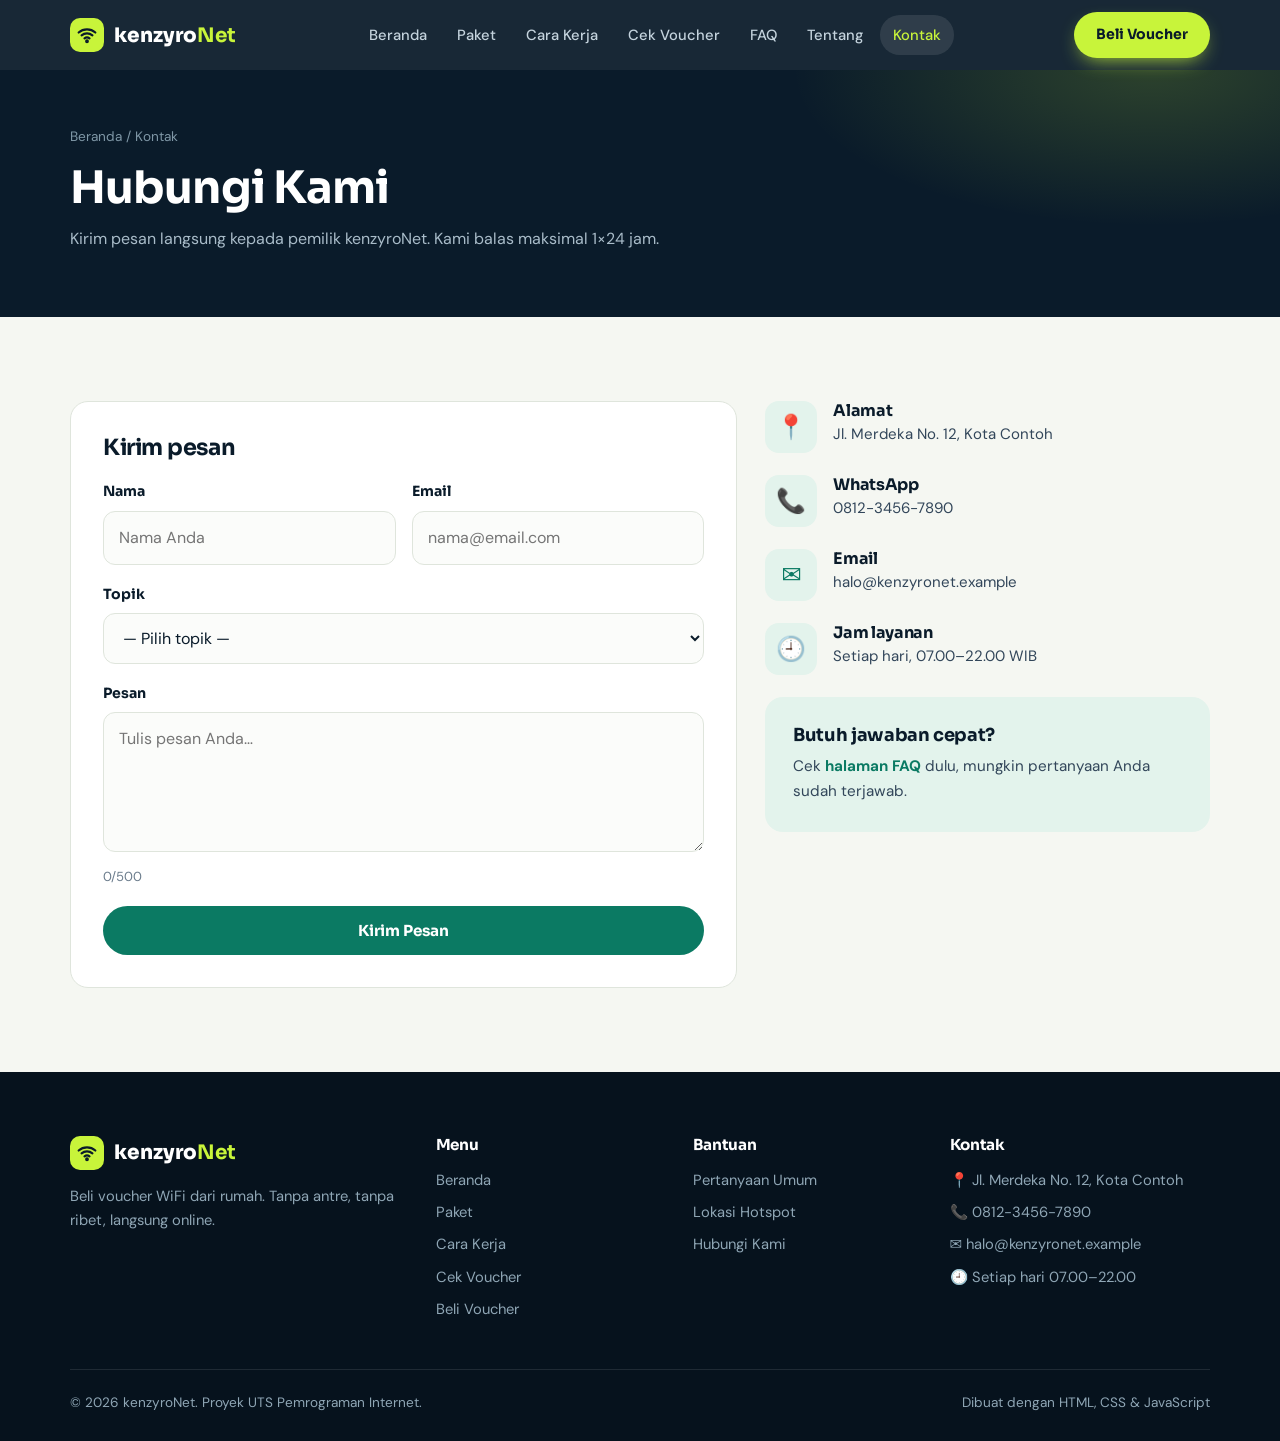
<file: kontak.html>
<!DOCTYPE html>
<html lang="id">
<head>
<meta charset="UTF-8">
<meta name="viewport" content="width=device-width, initial-scale=1">
<title>Kontak | kenzyroNet</title>
<meta name="description" content="Hubungi kenzyroNet untuk pertanyaan, kendala voucher, atau kerja sama.">
<link rel="preconnect" href="https://fonts.googleapis.com"><link rel="preconnect" href="https://fonts.gstatic.com" crossorigin>
<link href="https://fonts.googleapis.com/css2?family=DM+Sans:wght@400;500;700&family=Sora:wght@500;600;700;800&display=swap" rel="stylesheet">
<link rel="icon" href="data:image/svg+xml,%3Csvg xmlns='http://www.w3.org/2000/svg' viewBox='0 0 32 32'%3E%3Crect width='32' height='32' rx='9' fill='%23c8f43a'/%3E%3Cpath d='M5 12a15 15 0 0 1 22 0M9 17a9 9 0 0 1 14 0M13 22a4 4 0 0 1 6 0' stroke='%230a1b2a' stroke-width='3' fill='none' stroke-linecap='round'/%3E%3C/svg%3E">
<link rel="stylesheet" href="style.css">
</head>
<body>
<header id="nama_header">
 <div class="nama_container nama_nav-wrap">
  <a href="index.html" class="nama_logo"><span class="nama_logo-mark"><svg width="20" height="20" viewBox="0 0 24 24" fill="none" stroke="#0a1b2a" stroke-width="2.6" stroke-linecap="round"><path d="M2 9a15 15 0 0 1 20 0"/><path d="M5.5 12.5a10 10 0 0 1 13 0"/><path d="M9 16a5 5 0 0 1 6 0"/><circle cx="12" cy="19.5" r="1" fill="#0a1b2a"/></svg></span><span>kenzyro<b>Net</b></span></a>
  <ul class="nama_menu"><li><a href="index.html" class="">Beranda</a></li><li><a href="paket.html" class="">Paket</a></li><li><a href="cara-kerja.html" class="">Cara Kerja</a></li><li><a href="cek-voucher.html" class="">Cek Voucher</a></li><li><a href="faq.html" class="">FAQ</a></li><li><a href="tentang.html" class="">Tentang</a></li><li><a href="kontak.html" class="nama_active">Kontak</a></li></ul>
  <a href="beli.html" class="nama_btn nama_btn-primary nama_nav-cta">Beli Voucher</a>
  <button class="nama_burger" aria-label="Menu" aria-expanded="false"><span></span><span></span><span></span></button>
 </div>
</header>
<main>
<section class="nama_pagehead"><div class="nama_container"><div class="nama_crumb"><a href="index.html">Beranda</a> / Kontak</div><h1>Hubungi Kami</h1><p>Kirim pesan langsung kepada pemilik kenzyroNet. Kami balas maksimal 1×24 jam.</p></div></section>
<section class="nama_section"><div class="nama_container nama_buy" style="grid-template-columns:1.2fr .8fr">
 <form class="nama_form-card" id="nama_formKontak" novalidate>
  <h2 style="font-size:1.4rem;margin-bottom:20px">Kirim pesan</h2>
  <div class="nama_row2">
   <div class="nama_field"><label for="nama_kNama">Nama</label><input class="nama_input" id="nama_kNama" placeholder="Nama Anda" autocomplete="name"><div class="nama_err">Nama minimal 3 karakter.</div></div>
   <div class="nama_field"><label for="nama_kEmail">Email</label><input class="nama_input" id="nama_kEmail" type="email" placeholder="nama@email.com" autocomplete="email"><div class="nama_err">Masukkan email yang valid.</div></div>
  </div>
  <div class="nama_field"><label for="nama_kTopik">Topik</label>
   <select class="nama_input" id="nama_kTopik"><option value="">— Pilih topik —</option><option>Kendala voucher</option><option>Pembayaran</option><option>Saran &amp; masukan</option><option>Kerja sama</option><option>Lainnya</option></select><div class="nama_err">Pilih salah satu topik.</div></div>
  <div class="nama_field"><label for="nama_msgInput">Pesan</label><textarea class="nama_input" id="nama_msgInput" maxlength="500" placeholder="Tulis pesan Anda…"></textarea>
   <div style="display:flex;justify-content:space-between"><div class="nama_err">Pesan minimal 10 karakter.</div><div class="nama_hint" id="nama_cnt">0/500</div></div></div>
  <button class="nama_btn nama_btn-brand nama_btn-block" type="submit">Kirim Pesan</button>
  <div class="nama_alert" id="nama_kontakOk" role="status"></div>
 </form>
 <div>
  <div class="nama_info-item"><div class="nama_icon">📍</div><div><h4>Alamat</h4><p>Jl. Merdeka No. 12, Kota Contoh</p></div></div>
  <div class="nama_info-item"><div class="nama_icon">📞</div><div><h4>WhatsApp</h4><p><a href="https://wa.me/6281234567890" target="_blank" rel="noopener">0812-3456-7890</a></p></div></div>
  <div class="nama_info-item"><div class="nama_icon">✉️</div><div><h4>Email</h4><p><a href="mailto:halo@kenzyronet.example">halo@kenzyronet.example</a></p></div></div>
  <div class="nama_info-item"><div class="nama_icon">🕘</div><div><h4>Jam layanan</h4><p>Setiap hari, 07.00–22.00 WIB</p></div></div>
  <div class="nama_card" style="background:#e3f3ec;border:0"><h3>Butuh jawaban cepat?</h3><p>Cek <a href="faq.html" style="color:var(--nama_brand);font-weight:700">halaman FAQ</a> dulu, mungkin pertanyaan Anda sudah terjawab.</p></div>
 </div>
</div></section>
</main>
<footer id="nama_footer">
 <div class="nama_container">
  <div class="nama_foot-grid">
   <div><a href="index.html" class="nama_logo" style="color:#fff;margin-bottom:14px"><span class="nama_logo-mark"><svg width="20" height="20" viewBox="0 0 24 24" fill="none" stroke="#0a1b2a" stroke-width="2.6" stroke-linecap="round"><path d="M2 9a15 15 0 0 1 20 0"/><path d="M5.5 12.5a10 10 0 0 1 13 0"/><path d="M9 16a5 5 0 0 1 6 0"/><circle cx="12" cy="19.5" r="1" fill="#0a1b2a"/></svg></span><span>kenzyro<b>Net</b></span></a>
    <p style="font-size:.92rem;max-width:34ch">Beli voucher WiFi dari rumah. Tanpa antre, tanpa ribet, langsung online.</p></div>
   <div><h4>Menu</h4><ul><li><a href="index.html">Beranda</a></li><li><a href="paket.html">Paket</a></li><li><a href="cara-kerja.html">Cara Kerja</a></li><li><a href="cek-voucher.html">Cek Voucher</a></li><li><a href="beli.html">Beli Voucher</a></li></ul></div>
   <div><h4>Bantuan</h4><ul><li><a href="faq.html">Pertanyaan Umum</a></li><li><a href="tentang.html">Lokasi Hotspot</a></li><li><a href="kontak.html">Hubungi Kami</a></li></ul></div>
   <div><h4>Kontak</h4><ul><li>📍 Jl. Merdeka No. 12, Kota Contoh</li><li>📞 0812-3456-7890</li><li>✉️ halo@kenzyronet.example</li><li>🕘 Setiap hari 07.00–22.00</li></ul></div>
  </div>
  <div class="nama_foot-bottom"><span>© <span class="nama_year">2026</span> kenzyroNet. Proyek UTS Pemrograman Internet.</span><span>Dibuat dengan HTML, CSS &amp; JavaScript</span></div>
 </div>
</footer>
<script src="voucher-stok.js"></script>
<script src="main.js"></script>
</body>
</html>
</file>
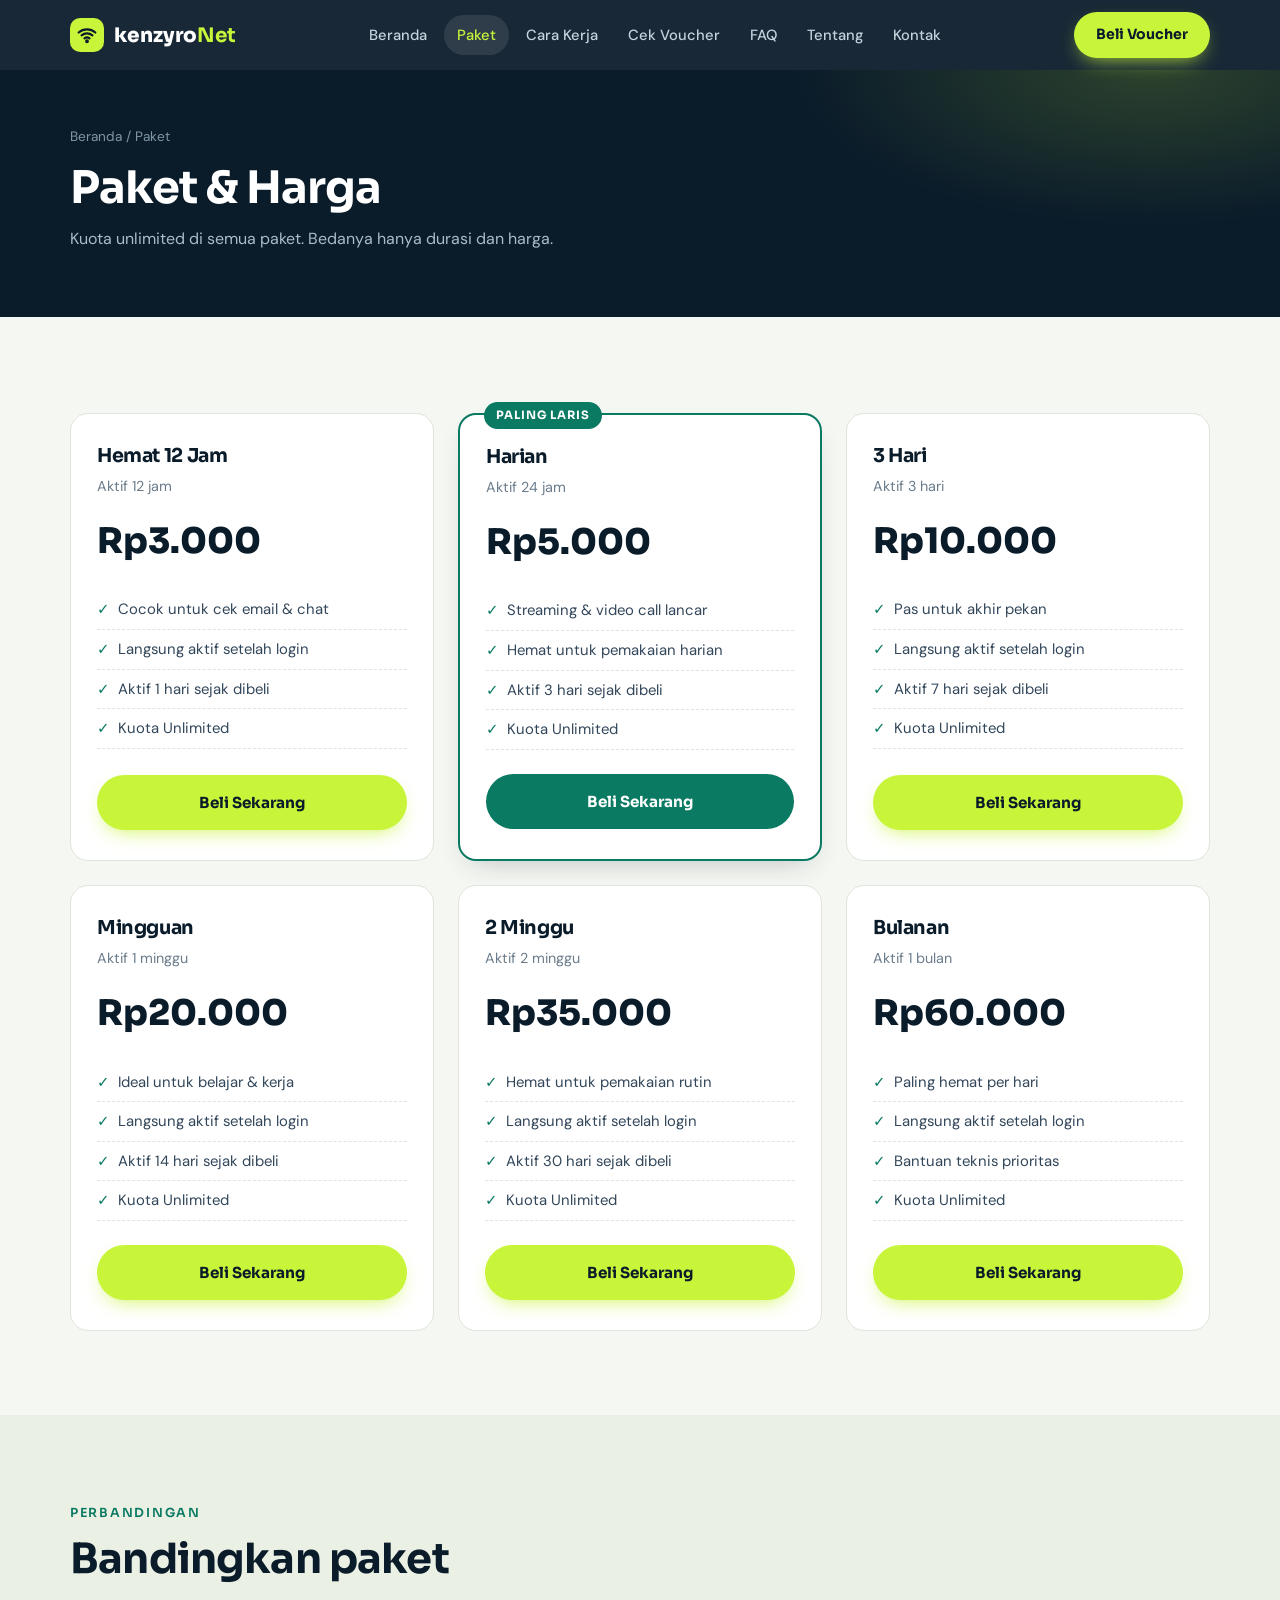
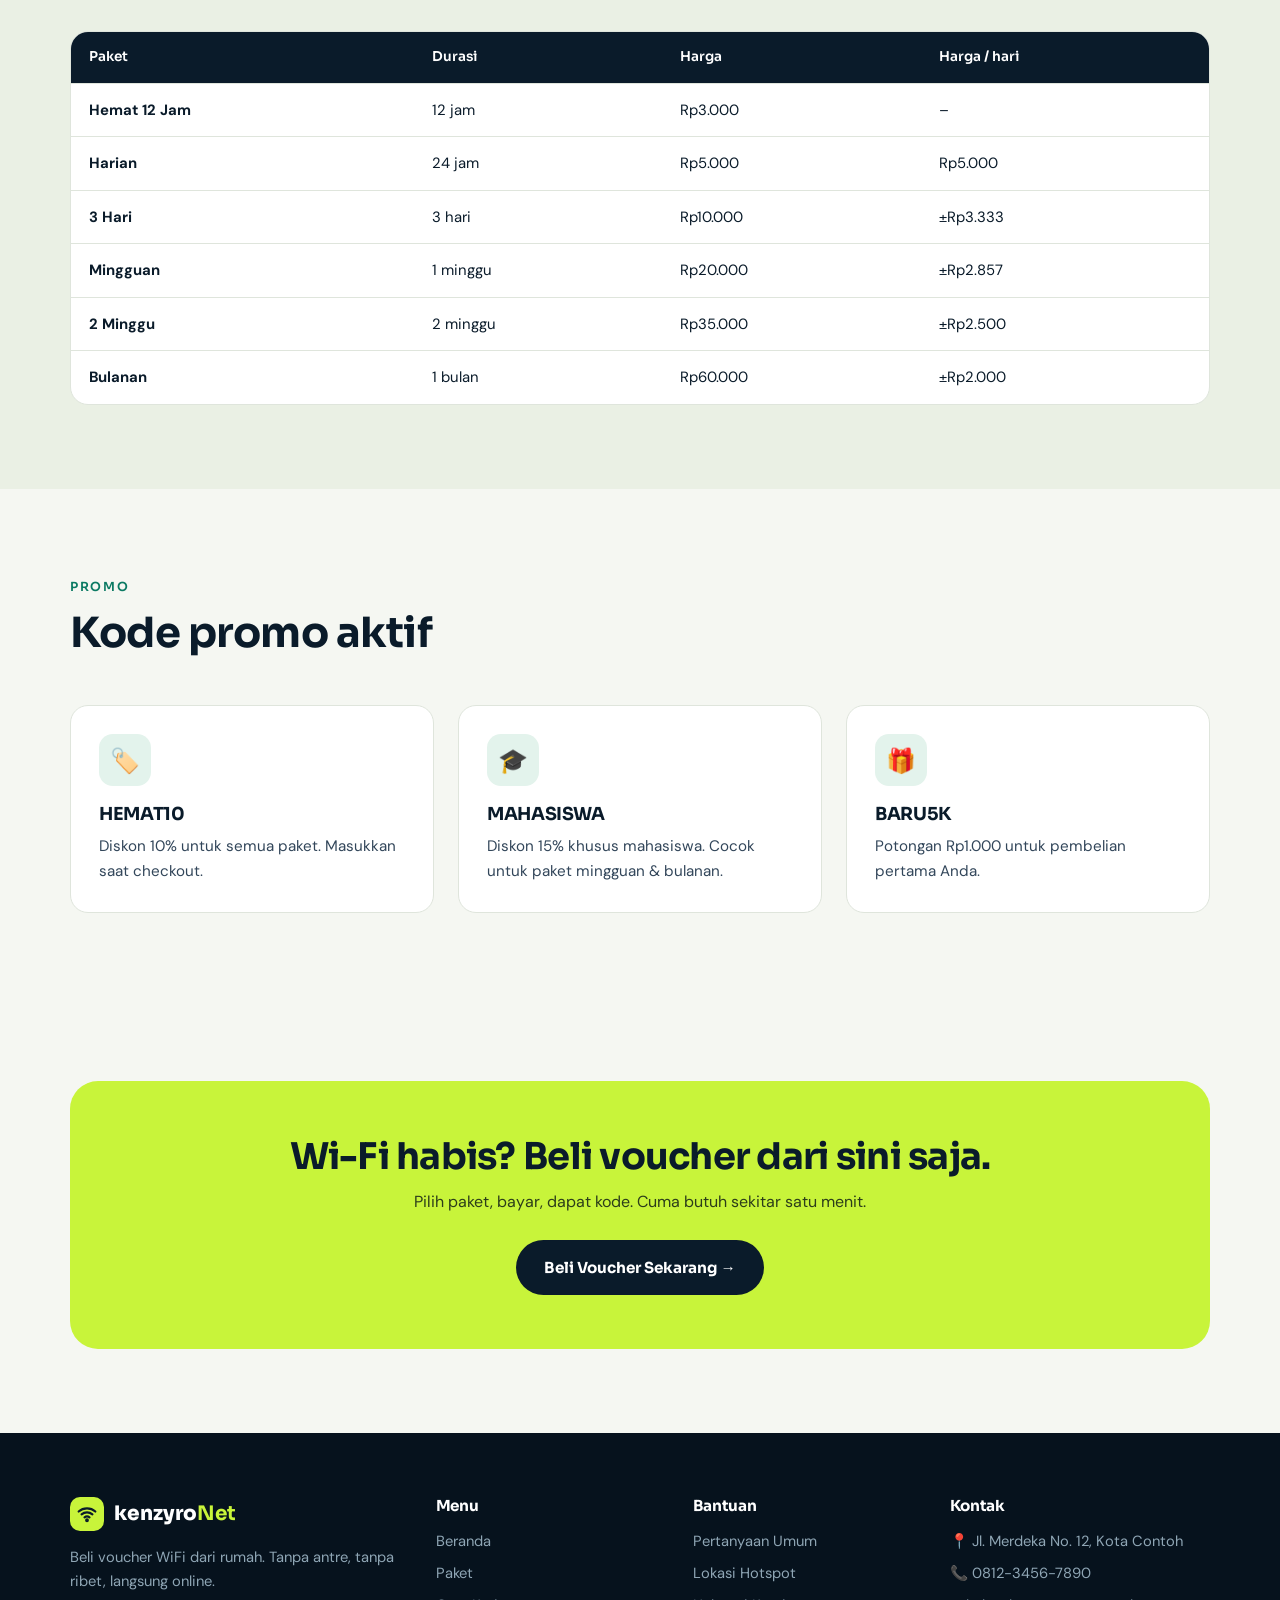
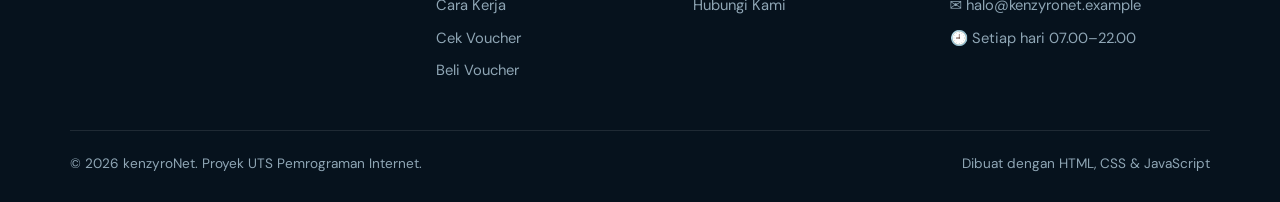
<file: paket.html>
<!DOCTYPE html>
<html lang="id">
<head>
<meta charset="UTF-8">
<meta name="viewport" content="width=device-width, initial-scale=1">
<title>Paket & Harga | kenzyroNet</title>
<meta name="description" content="Daftar paket voucher WiFi harian, mingguan, dan bulanan dengan harga transparan.">
<link rel="preconnect" href="https://fonts.googleapis.com"><link rel="preconnect" href="https://fonts.gstatic.com" crossorigin>
<link href="https://fonts.googleapis.com/css2?family=DM+Sans:wght@400;500;700&family=Sora:wght@500;600;700;800&display=swap" rel="stylesheet">
<link rel="icon" href="data:image/svg+xml,%3Csvg xmlns='http://www.w3.org/2000/svg' viewBox='0 0 32 32'%3E%3Crect width='32' height='32' rx='9' fill='%23c8f43a'/%3E%3Cpath d='M5 12a15 15 0 0 1 22 0M9 17a9 9 0 0 1 14 0M13 22a4 4 0 0 1 6 0' stroke='%230a1b2a' stroke-width='3' fill='none' stroke-linecap='round'/%3E%3C/svg%3E">
<link rel="stylesheet" href="style.css">
</head>
<body>
<header id="nama_header">
 <div class="nama_container nama_nav-wrap">
  <a href="index.html" class="nama_logo"><span class="nama_logo-mark"><svg width="20" height="20" viewBox="0 0 24 24" fill="none" stroke="#0a1b2a" stroke-width="2.6" stroke-linecap="round"><path d="M2 9a15 15 0 0 1 20 0"/><path d="M5.5 12.5a10 10 0 0 1 13 0"/><path d="M9 16a5 5 0 0 1 6 0"/><circle cx="12" cy="19.5" r="1" fill="#0a1b2a"/></svg></span><span>kenzyro<b>Net</b></span></a>
  <ul class="nama_menu"><li><a href="index.html" class="">Beranda</a></li><li><a href="paket.html" class="nama_active">Paket</a></li><li><a href="cara-kerja.html" class="">Cara Kerja</a></li><li><a href="cek-voucher.html" class="">Cek Voucher</a></li><li><a href="faq.html" class="">FAQ</a></li><li><a href="tentang.html" class="">Tentang</a></li><li><a href="kontak.html" class="">Kontak</a></li></ul>
  <a href="beli.html" class="nama_btn nama_btn-primary nama_nav-cta">Beli Voucher</a>
  <button class="nama_burger" aria-label="Menu" aria-expanded="false"><span></span><span></span><span></span></button>
 </div>
</header>
<main>
<section class="nama_pagehead"><div class="nama_container"><div class="nama_crumb"><a href="index.html">Beranda</a> / Paket</div><h1>Paket &amp; Harga</h1><p>Kuota unlimited di semua paket. Bedanya hanya durasi dan harga.</p></div></section>
<section class="nama_section"><div class="nama_container">
 <div class="nama_grid-3" id="nama_paketAll" style="padding-top:12px"></div>
</div></section>
<section class="nama_section nama_section-alt"><div class="nama_container">
 <div class="nama_head"><span class="nama_eyebrow">Perbandingan</span><h2 class="nama_title">Bandingkan paket</h2></div>
 <div class="nama_tablewrap nama_reveal"><table class="nama_table">
  <thead><tr><th>Paket</th><th>Durasi</th><th>Harga</th><th>Harga / hari</th></tr></thead>
  <tbody>
   <tr><td><b>Hemat 12 Jam</b></td><td>12 jam</td><td>Rp3.000</td><td>–</td></tr>
   <tr><td><b>Harian</b></td><td>24 jam</td><td>Rp5.000</td><td>Rp5.000</td></tr>
   <tr><td><b>3 Hari</b></td><td>3 hari</td><td>Rp10.000</td><td>±Rp3.333</td></tr>
   <tr><td><b>Mingguan</b></td><td>1 minggu</td><td>Rp20.000</td><td>±Rp2.857</td></tr>
   <tr><td><b>2 Minggu</b></td><td>2 minggu</td><td>Rp35.000</td><td>±Rp2.500</td></tr>
   <tr><td><b>Bulanan</b></td><td>1 bulan</td><td>Rp60.000</td><td>±Rp2.000</td></tr>
  </tbody></table></div>
</div></section>
<section class="nama_section"><div class="nama_container">
 <div class="nama_head"><span class="nama_eyebrow">Promo</span><h2 class="nama_title">Kode promo aktif</h2></div>
 <div class="nama_grid-3">
  <div class="nama_card nama_reveal"><div class="nama_icon">🏷️</div><h3>HEMAT10</h3><p>Diskon 10% untuk semua paket. Masukkan saat checkout.</p></div>
  <div class="nama_card nama_reveal"><div class="nama_icon">🎓</div><h3>MAHASISWA</h3><p>Diskon 15% khusus mahasiswa. Cocok untuk paket mingguan &amp; bulanan.</p></div>
  <div class="nama_card nama_reveal"><div class="nama_icon">🎁</div><h3>BARU5K</h3><p>Potongan Rp1.000 untuk pembelian pertama Anda.</p></div>
 </div>
</div></section>
<section class="nama_section"><div class="nama_container"><div class="nama_cta nama_reveal"><h2>Wi-Fi habis? Beli voucher dari sini saja.</h2><p>Pilih paket, bayar, dapat kode. Cuma butuh sekitar satu menit.</p><a href="beli.html" class="nama_btn">Beli Voucher Sekarang →</a></div></div></section>
</main>
<footer id="nama_footer">
 <div class="nama_container">
  <div class="nama_foot-grid">
   <div><a href="index.html" class="nama_logo" style="color:#fff;margin-bottom:14px"><span class="nama_logo-mark"><svg width="20" height="20" viewBox="0 0 24 24" fill="none" stroke="#0a1b2a" stroke-width="2.6" stroke-linecap="round"><path d="M2 9a15 15 0 0 1 20 0"/><path d="M5.5 12.5a10 10 0 0 1 13 0"/><path d="M9 16a5 5 0 0 1 6 0"/><circle cx="12" cy="19.5" r="1" fill="#0a1b2a"/></svg></span><span>kenzyro<b>Net</b></span></a>
    <p style="font-size:.92rem;max-width:34ch">Beli voucher WiFi dari rumah. Tanpa antre, tanpa ribet, langsung online.</p></div>
   <div><h4>Menu</h4><ul><li><a href="index.html">Beranda</a></li><li><a href="paket.html">Paket</a></li><li><a href="cara-kerja.html">Cara Kerja</a></li><li><a href="cek-voucher.html">Cek Voucher</a></li><li><a href="beli.html">Beli Voucher</a></li></ul></div>
   <div><h4>Bantuan</h4><ul><li><a href="faq.html">Pertanyaan Umum</a></li><li><a href="tentang.html">Lokasi Hotspot</a></li><li><a href="kontak.html">Hubungi Kami</a></li></ul></div>
   <div><h4>Kontak</h4><ul><li>📍 Jl. Merdeka No. 12, Kota Contoh</li><li>📞 0812-3456-7890</li><li>✉️ halo@kenzyronet.example</li><li>🕘 Setiap hari 07.00–22.00</li></ul></div>
  </div>
  <div class="nama_foot-bottom"><span>© <span class="nama_year">2026</span> kenzyroNet. Proyek UTS Pemrograman Internet.</span><span>Dibuat dengan HTML, CSS &amp; JavaScript</span></div>
 </div>
</footer>
<script src="voucher-stok.js"></script>
<script src="main.js"></script>
</body>
</html>
</file>
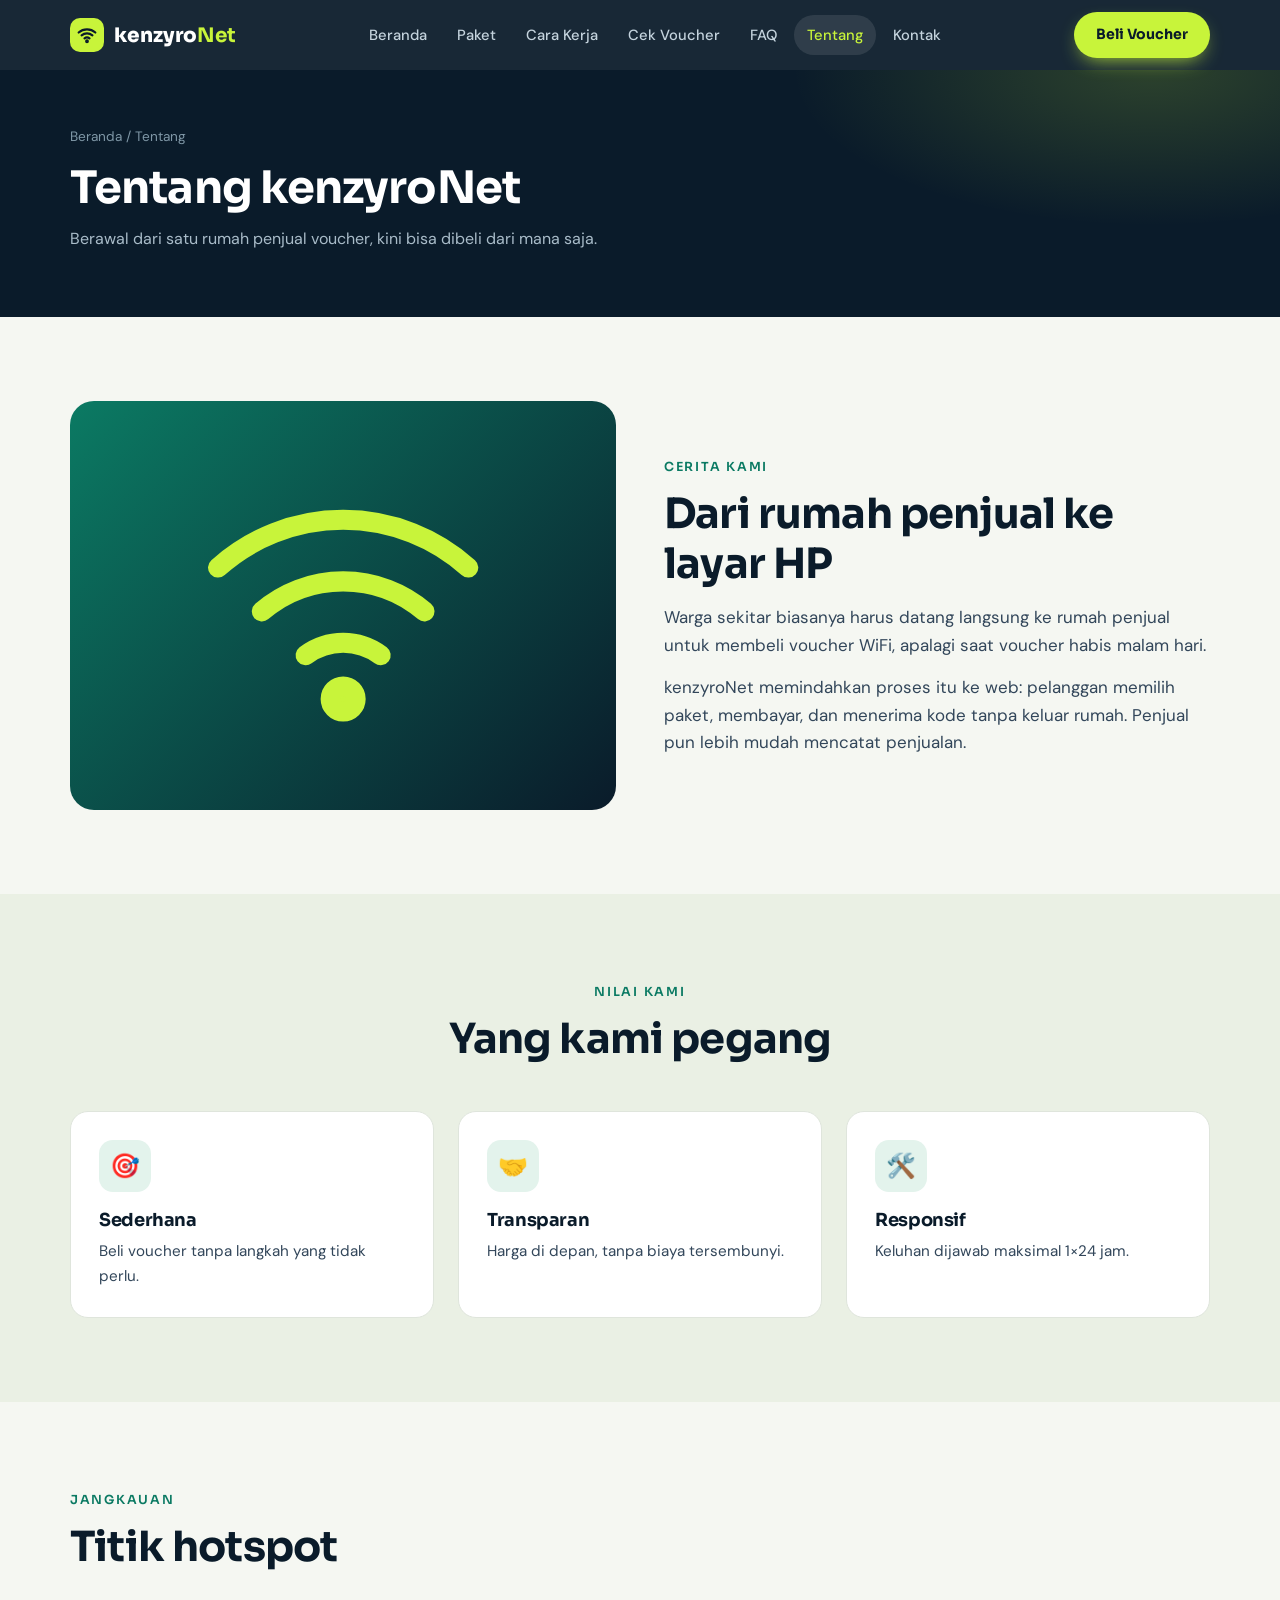
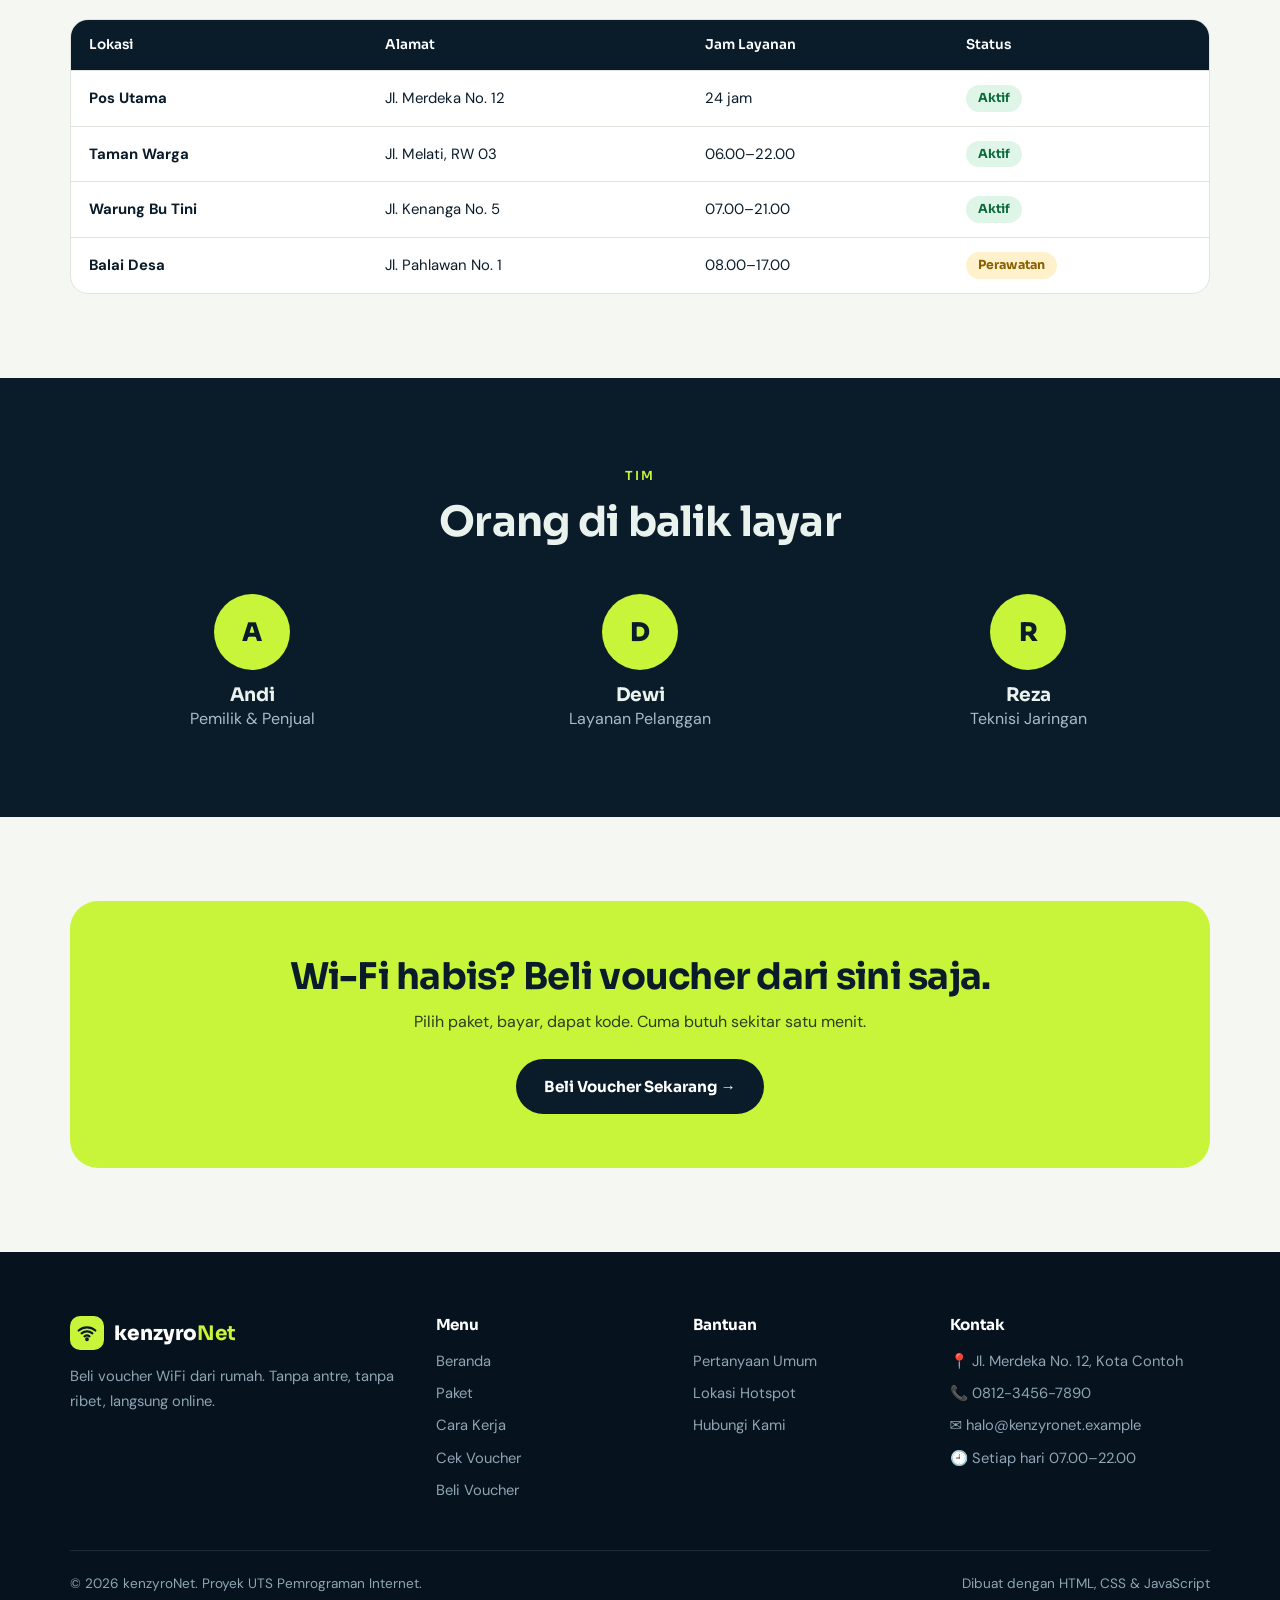
<file: tentang.html>
<!DOCTYPE html>
<html lang="id">
<head>
<meta charset="UTF-8">
<meta name="viewport" content="width=device-width, initial-scale=1">
<title>Tentang Kami | kenzyroNet</title>
<meta name="description" content="Mengenal kenzyroNet, penyedia voucher WiFi online, tim, dan lokasi titik hotspot.">
<link rel="preconnect" href="https://fonts.googleapis.com"><link rel="preconnect" href="https://fonts.gstatic.com" crossorigin>
<link href="https://fonts.googleapis.com/css2?family=DM+Sans:wght@400;500;700&family=Sora:wght@500;600;700;800&display=swap" rel="stylesheet">
<link rel="icon" href="data:image/svg+xml,%3Csvg xmlns='http://www.w3.org/2000/svg' viewBox='0 0 32 32'%3E%3Crect width='32' height='32' rx='9' fill='%23c8f43a'/%3E%3Cpath d='M5 12a15 15 0 0 1 22 0M9 17a9 9 0 0 1 14 0M13 22a4 4 0 0 1 6 0' stroke='%230a1b2a' stroke-width='3' fill='none' stroke-linecap='round'/%3E%3C/svg%3E">
<link rel="stylesheet" href="style.css">
</head>
<body>
<header id="nama_header">
 <div class="nama_container nama_nav-wrap">
  <a href="index.html" class="nama_logo"><span class="nama_logo-mark"><svg width="20" height="20" viewBox="0 0 24 24" fill="none" stroke="#0a1b2a" stroke-width="2.6" stroke-linecap="round"><path d="M2 9a15 15 0 0 1 20 0"/><path d="M5.5 12.5a10 10 0 0 1 13 0"/><path d="M9 16a5 5 0 0 1 6 0"/><circle cx="12" cy="19.5" r="1" fill="#0a1b2a"/></svg></span><span>kenzyro<b>Net</b></span></a>
  <ul class="nama_menu"><li><a href="index.html" class="">Beranda</a></li><li><a href="paket.html" class="">Paket</a></li><li><a href="cara-kerja.html" class="">Cara Kerja</a></li><li><a href="cek-voucher.html" class="">Cek Voucher</a></li><li><a href="faq.html" class="">FAQ</a></li><li><a href="tentang.html" class="nama_active">Tentang</a></li><li><a href="kontak.html" class="">Kontak</a></li></ul>
  <a href="beli.html" class="nama_btn nama_btn-primary nama_nav-cta">Beli Voucher</a>
  <button class="nama_burger" aria-label="Menu" aria-expanded="false"><span></span><span></span><span></span></button>
 </div>
</header>
<main>
<section class="nama_pagehead"><div class="nama_container"><div class="nama_crumb"><a href="index.html">Beranda</a> / Tentang</div><h1>Tentang kenzyroNet</h1><p>Berawal dari satu rumah penjual voucher, kini bisa dibeli dari mana saja.</p></div></section>
<section class="nama_section"><div class="nama_container nama_split">
 <div class="nama_visual nama_reveal"><svg viewBox="0 0 24 24" fill="none" stroke="currentColor" stroke-width="1.6" stroke-linecap="round"><path d="M2 9a15 15 0 0 1 20 0"/><path d="M5.5 12.5a10 10 0 0 1 13 0"/><path d="M9 16a5 5 0 0 1 6 0"/><circle cx="12" cy="19.5" r="1" fill="currentColor"/></svg></div>
 <div class="nama_reveal"><span class="nama_eyebrow">Cerita kami</span><h2 class="nama_title">Dari rumah penjual ke layar HP</h2>
  <p class="nama_lead" style="margin-bottom:14px">Warga sekitar biasanya harus datang langsung ke rumah penjual untuk membeli voucher WiFi, apalagi saat voucher habis malam hari.</p>
  <p class="nama_lead">kenzyroNet memindahkan proses itu ke web: pelanggan memilih paket, membayar, dan menerima kode tanpa keluar rumah. Penjual pun lebih mudah mencatat penjualan.</p></div>
</div></section>
<section class="nama_section nama_section-alt"><div class="nama_container">
 <div class="nama_head nama_head-center"><span class="nama_eyebrow">Nilai kami</span><h2 class="nama_title">Yang kami pegang</h2></div>
 <div class="nama_grid-3">
  <div class="nama_card nama_reveal"><div class="nama_icon">🎯</div><h3>Sederhana</h3><p>Beli voucher tanpa langkah yang tidak perlu.</p></div>
  <div class="nama_card nama_reveal"><div class="nama_icon">🤝</div><h3>Transparan</h3><p>Harga di depan, tanpa biaya tersembunyi.</p></div>
  <div class="nama_card nama_reveal"><div class="nama_icon">🛠️</div><h3>Responsif</h3><p>Keluhan dijawab maksimal 1×24 jam.</p></div>
 </div>
</div></section>
<section class="nama_section"><div class="nama_container">
 <div class="nama_head"><span class="nama_eyebrow">Jangkauan</span><h2 class="nama_title">Titik hotspot</h2></div>
 <div class="nama_tablewrap nama_reveal"><table class="nama_table"><thead><tr><th>Lokasi</th><th>Alamat</th><th>Jam Layanan</th><th>Status</th></tr></thead><tbody>
  <tr><td><b>Pos Utama</b></td><td>Jl. Merdeka No. 12</td><td>24 jam</td><td><span class="nama_status s-lunas">Aktif</span></td></tr>
  <tr><td><b>Taman Warga</b></td><td>Jl. Melati, RW 03</td><td>06.00–22.00</td><td><span class="nama_status s-lunas">Aktif</span></td></tr>
  <tr><td><b>Warung Bu Tini</b></td><td>Jl. Kenanga No. 5</td><td>07.00–21.00</td><td><span class="nama_status s-lunas">Aktif</span></td></tr>
  <tr><td><b>Balai Desa</b></td><td>Jl. Pahlawan No. 1</td><td>08.00–17.00</td><td><span class="nama_status s-tunggu">Perawatan</span></td></tr>
 </tbody></table></div>
</div></section>
<section class="nama_section nama_dark"><div class="nama_container">
 <div class="nama_head nama_head-center"><span class="nama_eyebrow">Tim</span><h2 class="nama_title">Orang di balik layar</h2></div>
 <div class="nama_grid-3">
  <div class="nama_team nama_reveal"><div class="nama_avatar">A</div><h3>Andi</h3><p style="color:#a9bcc9">Pemilik &amp; Penjual</p></div>
  <div class="nama_team nama_reveal"><div class="nama_avatar">D</div><h3>Dewi</h3><p style="color:#a9bcc9">Layanan Pelanggan</p></div>
  <div class="nama_team nama_reveal"><div class="nama_avatar">R</div><h3>Reza</h3><p style="color:#a9bcc9">Teknisi Jaringan</p></div>
 </div>
</div></section>
<section class="nama_section"><div class="nama_container"><div class="nama_cta nama_reveal"><h2>Wi-Fi habis? Beli voucher dari sini saja.</h2><p>Pilih paket, bayar, dapat kode. Cuma butuh sekitar satu menit.</p><a href="beli.html" class="nama_btn">Beli Voucher Sekarang →</a></div></div></section>
</main>
<footer id="nama_footer">
 <div class="nama_container">
  <div class="nama_foot-grid">
   <div><a href="index.html" class="nama_logo" style="color:#fff;margin-bottom:14px"><span class="nama_logo-mark"><svg width="20" height="20" viewBox="0 0 24 24" fill="none" stroke="#0a1b2a" stroke-width="2.6" stroke-linecap="round"><path d="M2 9a15 15 0 0 1 20 0"/><path d="M5.5 12.5a10 10 0 0 1 13 0"/><path d="M9 16a5 5 0 0 1 6 0"/><circle cx="12" cy="19.5" r="1" fill="#0a1b2a"/></svg></span><span>kenzyro<b>Net</b></span></a>
    <p style="font-size:.92rem;max-width:34ch">Beli voucher WiFi dari rumah. Tanpa antre, tanpa ribet, langsung online.</p></div>
   <div><h4>Menu</h4><ul><li><a href="index.html">Beranda</a></li><li><a href="paket.html">Paket</a></li><li><a href="cara-kerja.html">Cara Kerja</a></li><li><a href="cek-voucher.html">Cek Voucher</a></li><li><a href="beli.html">Beli Voucher</a></li></ul></div>
   <div><h4>Bantuan</h4><ul><li><a href="faq.html">Pertanyaan Umum</a></li><li><a href="tentang.html">Lokasi Hotspot</a></li><li><a href="kontak.html">Hubungi Kami</a></li></ul></div>
   <div><h4>Kontak</h4><ul><li>📍 Jl. Merdeka No. 12, Kota Contoh</li><li>📞 0812-3456-7890</li><li>✉️ halo@kenzyronet.example</li><li>🕘 Setiap hari 07.00–22.00</li></ul></div>
  </div>
  <div class="nama_foot-bottom"><span>© <span class="nama_year">2026</span> kenzyroNet. Proyek UTS Pemrograman Internet.</span><span>Dibuat dengan HTML, CSS &amp; JavaScript</span></div>
 </div>
</footer>
<script src="voucher-stok.js"></script>
<script src="main.js"></script>
</body>
</html>
</file>
<file: style.css>
/* =====================================================
   kenzyroNet - Penjualan Voucher WiFi Online
   Semua selector memakai awalan "nama_" (ganti dengan
   nama depan Anda, contoh: andi_header)
   ===================================================== */
:root{
  --nama_ink:#0a1b2a;
  --nama_ink2:#32465a;
  --nama_muted:#6b7c8c;
  --nama_bg:#f5f7f2;
  --nama_card:#ffffff;
  --nama_line:#dfe5dc;
  --nama_brand:#0b7a63;
  --nama_brand-d:#075a49;
  --nama_lime:#c8f43a;
  --nama_amber:#ffb703;
  --nama_danger:#d1432f;
  --nama_radius:18px;
  --nama_shadow:0 12px 30px -14px rgba(10,27,42,.28);
}
*{box-sizing:border-box;margin:0;padding:0}
html{scroll-behavior:smooth}
body{font-family:'DM Sans',system-ui,sans-serif;background:var(--nama_bg);color:var(--nama_ink);line-height:1.65;font-size:16px}
img,svg{max-width:100%;display:block}
a{color:inherit;text-decoration:none}
h1,h2,h3,h4{font-family:'Sora',sans-serif;line-height:1.2;letter-spacing:-.02em}
.nama_container{width:min(1140px,100% - 40px);margin-inline:auto}
.nama_section{padding:84px 0}
.nama_section-alt{background:#eaf0e4}
.nama_dark{background:var(--nama_ink);color:#eaf2ee}
.nama_eyebrow{display:inline-block;font-family:'Sora',sans-serif;font-size:.78rem;font-weight:600;letter-spacing:.14em;text-transform:uppercase;color:var(--nama_brand);margin-bottom:12px}
.nama_dark .nama_eyebrow{color:var(--nama_lime)}
.nama_title{font-size:clamp(1.8rem,3.6vw,2.6rem);margin-bottom:14px}
.nama_lead{color:var(--nama_ink2);max-width:60ch;font-size:1.06rem}
.nama_dark .nama_lead{color:#a9bcc9}
.nama_head{margin-bottom:46px}
.nama_head-center{text-align:center}
.nama_head-center .nama_lead{margin-inline:auto}

/* ---------- Tombol ---------- */
.nama_btn{display:inline-flex;align-items:center;justify-content:center;gap:8px;padding:13px 26px;border-radius:999px;font-weight:700;font-family:'Sora',sans-serif;font-size:.95rem;border:2px solid transparent;cursor:pointer;transition:transform .18s,box-shadow .18s,background .18s}
.nama_btn:hover{transform:translateY(-2px)}
.nama_btn-primary{background:var(--nama_lime);color:var(--nama_ink);box-shadow:0 8px 20px -8px rgba(200,244,58,.9)}
.nama_btn-brand{background:var(--nama_brand);color:#fff}
.nama_btn-brand:hover{background:var(--nama_brand-d)}
.nama_btn-ghost{border-color:currentColor;background:transparent}
.nama_btn-block{width:100%}
.nama_btn[disabled]{opacity:.5;cursor:not-allowed;transform:none}

/* ---------- Header ---------- */
#nama_header{position:sticky;top:0;z-index:50;background:rgba(10,27,42,.94);backdrop-filter:blur(10px);color:#fff}
.nama_nav-wrap{display:flex;align-items:center;justify-content:space-between;height:70px;gap:20px}
.nama_logo{display:flex;align-items:center;gap:10px;font-family:'Sora',sans-serif;font-weight:800;font-size:1.25rem}
.nama_logo-mark{width:34px;height:34px;border-radius:10px;background:var(--nama_lime);display:grid;place-items:center}
.nama_logo b{color:var(--nama_lime)}
.nama_menu{display:flex;align-items:center;gap:4px;list-style:none}
.nama_menu a{display:block;padding:8px 13px;border-radius:999px;font-size:.92rem;font-weight:500;color:#c4d3dd;transition:.15s}
.nama_menu a:hover,.nama_menu a.nama_active{color:#fff;background:rgba(255,255,255,.1)}
.nama_menu a.nama_active{color:var(--nama_lime)}
.nama_nav-cta{padding:9px 20px;font-size:.88rem}
.nama_burger{display:none;background:none;border:0;color:#fff;width:42px;height:42px;cursor:pointer}
.nama_burger span{display:block;height:2px;background:#fff;margin:6px 8px;transition:.25s}
.nama_burger.nama_open span:nth-child(1){transform:translateY(8px) rotate(45deg)}
.nama_burger.nama_open span:nth-child(2){opacity:0}
.nama_burger.nama_open span:nth-child(3){transform:translateY(-8px) rotate(-45deg)}

/* ---------- Hero ---------- */
.nama_hero{background:radial-gradient(900px 480px at 85% 0%,rgba(200,244,58,.16),transparent 60%),radial-gradient(700px 400px at 0% 100%,rgba(11,122,99,.55),transparent 60%),var(--nama_ink);color:#fff;padding:78px 0 96px;overflow:hidden}
.nama_hero-grid{display:grid;grid-template-columns:1.1fr .9fr;gap:50px;align-items:center}
.nama_hero h1{font-size:clamp(2.2rem,5vw,3.6rem);margin-bottom:20px}
.nama_hero h1 em{font-style:normal;color:var(--nama_lime);position:relative}
.nama_hero p{color:#b6c8d4;font-size:1.1rem;max-width:52ch;margin-bottom:30px}
.nama_hero-actions{display:flex;gap:14px;flex-wrap:wrap}
.nama_badges{display:flex;gap:22px;margin-top:34px;flex-wrap:wrap;color:#93aab9;font-size:.9rem}
.nama_badges span::before{content:"✓";color:var(--nama_lime);font-weight:800;margin-right:7px}

/* tiket voucher */
.nama_ticket-stage{position:relative;display:grid;place-items:center;min-height:360px}
.nama_ticket{width:min(360px,100%);background:#fff;color:var(--nama_ink);border-radius:20px;position:relative;box-shadow:0 30px 60px -20px rgba(0,0,0,.6);transform:rotate(-4deg);animation:nama_float 5s ease-in-out infinite}
.nama_ticket-top{padding:26px 26px 20px;background:var(--nama_lime);border-radius:20px 20px 0 0}
.nama_ticket-top small{font-weight:700;letter-spacing:.12em;font-size:.72rem}
.nama_ticket-top h3{font-size:1.7rem;margin-top:4px}
.nama_ticket-mid{padding:20px 26px;display:flex;justify-content:space-between;gap:10px;font-size:.88rem;color:var(--nama_ink2)}
.nama_ticket-mid b{display:block;color:var(--nama_ink);font-family:'Sora',sans-serif}
.nama_ticket-cut{height:0;border-top:3px dashed var(--nama_line);margin:0 18px;position:relative}
.nama_ticket-cut::before,.nama_ticket-cut::after{content:"";position:absolute;top:-17px;width:30px;height:30px;border-radius:50%;background:var(--nama_ink)}
.nama_ticket-cut::before{left:-33px}.nama_ticket-cut::after{right:-33px}
.nama_ticket-code{padding:22px 26px 26px;text-align:center}
.nama_ticket-code span{font-size:.74rem;letter-spacing:.14em;color:var(--nama_muted)}
.nama_ticket-code strong{display:block;font-family:'Sora',monospace;font-size:1.55rem;letter-spacing:.12em;margin-top:4px}
.nama_signal{position:absolute;right:2%;top:2%;width:84px;height:84px;color:var(--nama_lime);opacity:.9}
.nama_signal i{position:absolute;inset:0;border:3px solid currentColor;border-radius:50%;opacity:0;animation:nama_ping 2.8s infinite}
.nama_signal i:nth-child(2){animation-delay:.9s}.nama_signal i:nth-child(3){animation-delay:1.8s}
@keyframes nama_float{0%,100%{transform:rotate(-4deg) translateY(0)}50%{transform:rotate(-2deg) translateY(-12px)}}
@keyframes nama_ping{0%{transform:scale(.2);opacity:.9}100%{transform:scale(1.2);opacity:0}}

/* ---------- Stats ---------- */
.nama_stats{margin-top:-46px;position:relative;z-index:2}
.nama_stats-grid{display:grid;grid-template-columns:repeat(4,1fr);background:#fff;border-radius:var(--nama_radius);box-shadow:var(--nama_shadow);overflow:hidden}
.nama_stat{padding:26px 20px;text-align:center;border-right:1px solid var(--nama_line)}
.nama_stat:last-child{border:0}
.nama_stat b{display:block;font-family:'Sora',sans-serif;font-size:2rem;color:var(--nama_brand)}
.nama_stat span{color:var(--nama_muted);font-size:.9rem}

/* ---------- Kartu & grid ---------- */
.nama_grid-3{display:grid;grid-template-columns:repeat(3,1fr);gap:24px}
.nama_grid-4{display:grid;grid-template-columns:repeat(4,1fr);gap:22px}
.nama_grid-2{display:grid;grid-template-columns:repeat(2,1fr);gap:28px}
.nama_card{background:var(--nama_card);border:1px solid var(--nama_line);border-radius:var(--nama_radius);padding:28px;transition:.25s}
.nama_card:hover{transform:translateY(-5px);box-shadow:var(--nama_shadow)}
.nama_icon{width:52px;height:52px;border-radius:14px;background:#e3f3ec;color:var(--nama_brand);display:grid;place-items:center;font-size:1.5rem;margin-bottom:18px}
.nama_card h3{font-size:1.12rem;margin-bottom:8px}
.nama_card p{color:var(--nama_ink2);font-size:.95rem}

/* ---------- Paket ---------- */
.nama_pkg{display:flex;flex-direction:column;position:relative;padding:30px 26px}
.nama_pkg.nama_pop{border:2px solid var(--nama_brand);box-shadow:var(--nama_shadow)}
.nama_pkg-tag{position:absolute;top:-13px;left:24px;background:var(--nama_brand);color:#fff;font-size:.72rem;font-weight:700;padding:4px 12px;border-radius:999px;letter-spacing:.08em;font-family:'Sora',sans-serif}
.nama_pkg h3{font-size:1.2rem}
.nama_pkg-dur{color:var(--nama_muted);font-size:.9rem;margin-bottom:14px}
.nama_price{font-family:'Sora',sans-serif;font-size:2.2rem;font-weight:800;margin-bottom:4px}
.nama_price small{font-size:.9rem;font-weight:500;color:var(--nama_muted)}
.nama_pkg ul{list-style:none;margin:16px 0 24px;flex:1}
.nama_pkg li{padding:7px 0;font-size:.93rem;color:var(--nama_ink2);border-bottom:1px dashed var(--nama_line)}
.nama_pkg li::before{content:"✓";color:var(--nama_brand);font-weight:800;margin-right:9px}

/* ---------- Langkah ---------- */
.nama_steps{display:grid;grid-template-columns:repeat(4,1fr);gap:22px;counter-reset:s}
.nama_step{position:relative;padding:26px 22px;background:#fff;border-radius:var(--nama_radius);border:1px solid var(--nama_line);counter-increment:s}
.nama_step::before{content:counter(s);display:grid;place-items:center;width:40px;height:40px;border-radius:50%;background:var(--nama_ink);color:var(--nama_lime);font-family:'Sora',sans-serif;font-weight:800;margin-bottom:16px}
.nama_step h3{font-size:1.05rem;margin-bottom:6px}
.nama_step p{font-size:.92rem;color:var(--nama_ink2)}

/* ---------- Testimoni ---------- */
.nama_quote{background:rgba(255,255,255,.06);border:1px solid rgba(255,255,255,.12);border-radius:var(--nama_radius);padding:28px}
.nama_quote p{font-size:1.02rem;margin-bottom:18px;color:#dbe7ee}
.nama_quote footer{display:flex;align-items:center;gap:12px;font-size:.9rem;color:#9db3c1}
.nama_avatar{width:42px;height:42px;border-radius:50%;background:var(--nama_lime);color:var(--nama_ink);display:grid;place-items:center;font-weight:800;font-family:'Sora',sans-serif}
.nama_stars{color:var(--nama_amber);letter-spacing:3px;margin-bottom:10px}

/* ---------- CTA ---------- */
.nama_cta{background:var(--nama_lime);border-radius:28px;padding:54px 40px;text-align:center}
.nama_cta h2{font-size:clamp(1.6rem,3vw,2.3rem);margin-bottom:10px}
.nama_cta p{margin-bottom:24px;color:#2c3d1a}
.nama_cta .nama_btn{background:var(--nama_ink);color:#fff}

/* ---------- Page header ---------- */
.nama_pagehead{background:var(--nama_ink);color:#fff;padding:56px 0 64px;background-image:radial-gradient(600px 260px at 90% 0,rgba(200,244,58,.18),transparent 60%)}
.nama_pagehead h1{font-size:clamp(2rem,4vw,2.8rem);margin-bottom:10px}
.nama_pagehead p{color:#a9bcc9;max-width:58ch}
.nama_crumb{font-size:.85rem;color:#7f97a6;margin-bottom:14px}
.nama_crumb a:hover{color:var(--nama_lime)}

/* ---------- Tabel ---------- */
.nama_tablewrap{overflow-x:auto;border-radius:var(--nama_radius);border:1px solid var(--nama_line);background:#fff}
.nama_table{width:100%;border-collapse:collapse;min-width:640px;font-size:.93rem}
.nama_table th{background:var(--nama_ink);color:#fff;text-align:left;padding:14px 18px;font-family:'Sora',sans-serif;font-weight:600;font-size:.85rem}
.nama_table td{padding:14px 18px;border-top:1px solid var(--nama_line)}
.nama_table tr:hover td{background:#f4f8ef}

/* ---------- Form ---------- */
.nama_form-card{background:#fff;border:1px solid var(--nama_line);border-radius:var(--nama_radius);padding:32px}
.nama_field{margin-bottom:18px}
.nama_field label{display:block;font-weight:700;font-size:.88rem;margin-bottom:7px;font-family:'Sora',sans-serif}
.nama_input{width:100%;padding:13px 15px;border:1.5px solid var(--nama_line);border-radius:12px;font:inherit;background:#fbfcfa;color:var(--nama_ink);transition:.15s}
.nama_input:focus{outline:0;border-color:var(--nama_brand);box-shadow:0 0 0 4px rgba(11,122,99,.15);background:#fff}
textarea.nama_input{min-height:140px;resize:vertical}
.nama_field.nama_invalid .nama_input{border-color:var(--nama_danger)}
.nama_err{display:none;color:var(--nama_danger);font-size:.82rem;margin-top:5px}
.nama_field.nama_invalid .nama_err{display:block}
.nama_row2{display:grid;grid-template-columns:1fr 1fr;gap:16px}
.nama_hint{font-size:.82rem;color:var(--nama_muted);margin-top:5px}

.nama_options{display:grid;gap:10px}
.nama_opt{display:flex;align-items:center;gap:14px;padding:14px 16px;border:1.5px solid var(--nama_line);border-radius:14px;cursor:pointer;transition:.15s;background:#fbfcfa}
.nama_opt:hover{border-color:var(--nama_brand)}
.nama_opt input{accent-color:var(--nama_brand);width:18px;height:18px}
.nama_opt:has(input:checked){border-color:var(--nama_brand);background:#e8f5ef;box-shadow:0 0 0 3px rgba(11,122,99,.12)}
.nama_opt b{font-family:'Sora',sans-serif;font-size:.95rem}
.nama_opt small{display:block;color:var(--nama_muted);font-size:.8rem}
.nama_opt .nama_opt-price{margin-left:auto;font-family:'Sora',sans-serif;font-weight:700;white-space:nowrap}

/* ---------- Beli ---------- */
.nama_buy{display:grid;grid-template-columns:1.25fr .75fr;gap:28px;align-items:start}
.nama_summary{position:sticky;top:94px;background:var(--nama_ink);color:#fff;border-radius:var(--nama_radius);padding:28px}
.nama_summary h3{margin-bottom:16px}
.nama_sum-row{display:flex;justify-content:space-between;padding:10px 0;border-bottom:1px solid rgba(255,255,255,.12);font-size:.93rem;color:#bcd0dc}
.nama_sum-row b{color:#fff}
.nama_sum-total{display:flex;justify-content:space-between;align-items:baseline;margin:18px 0 20px;font-family:'Sora',sans-serif}
.nama_sum-total strong{font-size:1.7rem;color:var(--nama_lime)}
.nama_promo{display:flex;gap:8px;margin-top:6px}
.nama_promo .nama_input{padding:10px 13px}
.nama_promo .nama_btn{padding:10px 18px}
.nama_msg{font-size:.84rem;margin-top:6px}
.nama_msg.ok{color:#0b7a63}.nama_msg.bad{color:var(--nama_danger)}
.nama_summary .nama_msg.ok{color:var(--nama_lime)}

.nama_stage{display:none}
.nama_stage.nama_show{display:block;animation:nama_in .4s}
@keyframes nama_in{from{opacity:0;transform:translateY(12px)}to{opacity:1;transform:none}}
.nama_pay{text-align:center}
.nama_qr{width:190px;height:190px;margin:18px auto;padding:10px;background:#fff;border:2px solid var(--nama_ink);border-radius:14px}
.nama_timer{font-family:'Sora',sans-serif;font-size:1.9rem;color:var(--nama_danger);font-weight:800}
.nama_demo{display:inline-block;background:#fff4d6;color:#7a5600;border-radius:999px;padding:4px 12px;font-size:.78rem;font-weight:700;margin-bottom:10px}
.nama_voucher-out{background:var(--nama_ink);color:#fff;border-radius:20px;padding:30px;text-align:center;background-image:radial-gradient(400px 200px at 100% 0,rgba(200,244,58,.2),transparent 60%)}
.nama_voucher-out .nama_code{font-family:'Sora',monospace;font-size:clamp(1.5rem,5vw,2.2rem);letter-spacing:.14em;color:var(--nama_lime);margin:14px 0;font-weight:800;word-break:break-all}
.nama_actions{display:flex;gap:10px;justify-content:center;flex-wrap:wrap;margin-top:16px}

/* ---------- Status & riwayat ---------- */
.nama_status{display:inline-block;padding:3px 12px;border-radius:999px;font-size:.78rem;font-weight:700;font-family:'Sora',sans-serif}
.nama_status.s-lunas{background:#dff5e8;color:#0b6a3b}
.nama_status.s-tunggu{background:#fff1cc;color:#8a5f00}
.nama_status.s-batal{background:#fde1db;color:#a3321f}
.nama_result{margin-top:24px}
.nama_hist{display:grid;gap:12px;margin-top:16px}
.nama_hist-item{display:flex;justify-content:space-between;align-items:center;gap:14px;flex-wrap:wrap;background:#fff;border:1px solid var(--nama_line);border-radius:14px;padding:16px 20px}
.nama_hist-item code{font-family:'Sora',monospace;font-weight:700;letter-spacing:.06em}
.nama_empty{padding:30px;text-align:center;color:var(--nama_muted);border:2px dashed var(--nama_line);border-radius:14px}

/* ---------- Tab ---------- */
.nama_tabs{display:flex;gap:8px;margin-bottom:22px;flex-wrap:wrap}
.nama_tab{padding:10px 22px;border-radius:999px;border:1.5px solid var(--nama_line);background:#fff;cursor:pointer;font:600 .92rem 'Sora',sans-serif;color:var(--nama_ink2)}
.nama_tab.nama_on{background:var(--nama_ink);color:var(--nama_lime);border-color:var(--nama_ink)}
.nama_panel{display:none;background:#fff;border:1px solid var(--nama_line);border-radius:var(--nama_radius);padding:28px}
.nama_panel.nama_on{display:block;animation:nama_in .35s}
.nama_panel ol{padding-left:22px}.nama_panel li{margin:8px 0;color:var(--nama_ink2)}

/* ---------- FAQ ---------- */
.nama_faq-tools{display:flex;gap:14px;flex-wrap:wrap;margin-bottom:24px}
.nama_faq-tools .nama_input{flex:1;min-width:220px}
.nama_acc{background:#fff;border:1px solid var(--nama_line);border-radius:14px;margin-bottom:12px;overflow:hidden}
.nama_acc-q{width:100%;text-align:left;background:none;border:0;padding:18px 22px;font:600 1rem 'Sora',sans-serif;color:var(--nama_ink);cursor:pointer;display:flex;justify-content:space-between;gap:16px;align-items:center}
.nama_acc-q::after{content:"+";font-size:1.5rem;color:var(--nama_brand);transition:.25s}
.nama_acc.nama_open .nama_acc-q::after{transform:rotate(45deg)}
.nama_acc-a{max-height:0;overflow:hidden;transition:max-height .35s ease;padding:0 22px;color:var(--nama_ink2)}
.nama_acc.nama_open .nama_acc-a{padding-bottom:20px}

/* ---------- Tentang / kontak ---------- */
.nama_split{display:grid;grid-template-columns:1fr 1fr;gap:48px;align-items:center}
.nama_visual{aspect-ratio:4/3;border-radius:24px;background:linear-gradient(135deg,var(--nama_brand),var(--nama_ink));display:grid;place-items:center;color:var(--nama_lime);overflow:hidden;position:relative}
.nama_visual svg{width:55%}
.nama_team{text-align:center}
.nama_team .nama_avatar{width:76px;height:76px;margin:0 auto 14px;font-size:1.6rem}
.nama_info-item{display:flex;gap:16px;margin-bottom:22px}
.nama_info-item .nama_icon{margin:0;flex:none}
.nama_info-item h4{font-size:1rem;margin-bottom:2px}
.nama_info-item p{color:var(--nama_ink2);font-size:.94rem}
.nama_alert{display:none;padding:16px 18px;border-radius:12px;background:#dff5e8;color:#0b5a33;margin-top:16px;font-weight:500}
.nama_alert.nama_show{display:block}

/* ---------- Footer ---------- */
#nama_footer{background:#06121d;color:#8fa6b5;padding:64px 0 26px}
.nama_foot-grid{display:grid;grid-template-columns:1.5fr 1fr 1fr 1.2fr;gap:40px;margin-bottom:40px}
#nama_footer h4{color:#fff;font-size:.95rem;margin-bottom:14px}
#nama_footer ul{list-style:none}
#nama_footer li{margin:8px 0;font-size:.92rem}
#nama_footer a:hover{color:var(--nama_lime)}
.nama_foot-bottom{border-top:1px solid rgba(255,255,255,.1);padding-top:22px;font-size:.85rem;display:flex;justify-content:space-between;flex-wrap:wrap;gap:10px}

/* ---------- Toast & reveal ---------- */
#nama_toast{position:fixed;left:50%;bottom:30px;transform:translate(-50%,40px);background:var(--nama_ink);color:#fff;padding:13px 24px;border-radius:999px;opacity:0;pointer-events:none;transition:.3s;z-index:99;font-size:.92rem;border:1px solid var(--nama_lime)}
#nama_toast.nama_show{opacity:1;transform:translate(-50%,0)}
.nama_reveal{opacity:0;transform:translateY(26px);transition:opacity .7s,transform .7s}
.nama_reveal.nama_in{opacity:1;transform:none}
#nama_totop{position:fixed;right:22px;bottom:24px;width:46px;height:46px;border-radius:50%;border:0;background:var(--nama_lime);color:var(--nama_ink);font-size:1.2rem;font-weight:800;cursor:pointer;box-shadow:var(--nama_shadow);opacity:0;pointer-events:none;transition:.25s}
#nama_totop.nama_show{opacity:1;pointer-events:auto}

/* ---------- Responsive ---------- */
@media(max-width:980px){
  .nama_hero-grid,.nama_split,.nama_buy{grid-template-columns:1fr}
  .nama_summary{position:static}
  .nama_grid-3{grid-template-columns:1fr 1fr}
  .nama_grid-4,.nama_steps{grid-template-columns:1fr 1fr}
  .nama_foot-grid{grid-template-columns:1fr 1fr}
  .nama_stats-grid{grid-template-columns:1fr 1fr}
  .nama_stat:nth-child(2){border-right:0}
  .nama_stat:nth-child(-n+2){border-bottom:1px solid var(--nama_line)}
  .nama_burger{display:block}
  .nama_menu{position:absolute;left:0;right:0;top:70px;background:var(--nama_ink);flex-direction:column;align-items:stretch;padding:12px 20px 22px;display:none;border-top:1px solid rgba(255,255,255,.1)}
  .nama_menu.nama_open{display:flex}
  .nama_nav-cta{display:none}
}
@media(max-width:640px){
  .nama_section{padding:60px 0}
  .nama_grid-3,.nama_grid-4,.nama_grid-2,.nama_steps,.nama_row2,.nama_foot-grid{grid-template-columns:1fr}
  .nama_form-card{padding:22px}
  .nama_cta{padding:40px 22px}
  .nama_ticket-stage{min-height:320px}
}
@media(prefers-reduced-motion:reduce){*{animation:none!important;transition:none!important}.nama_reveal{opacity:1;transform:none}}
</file>
